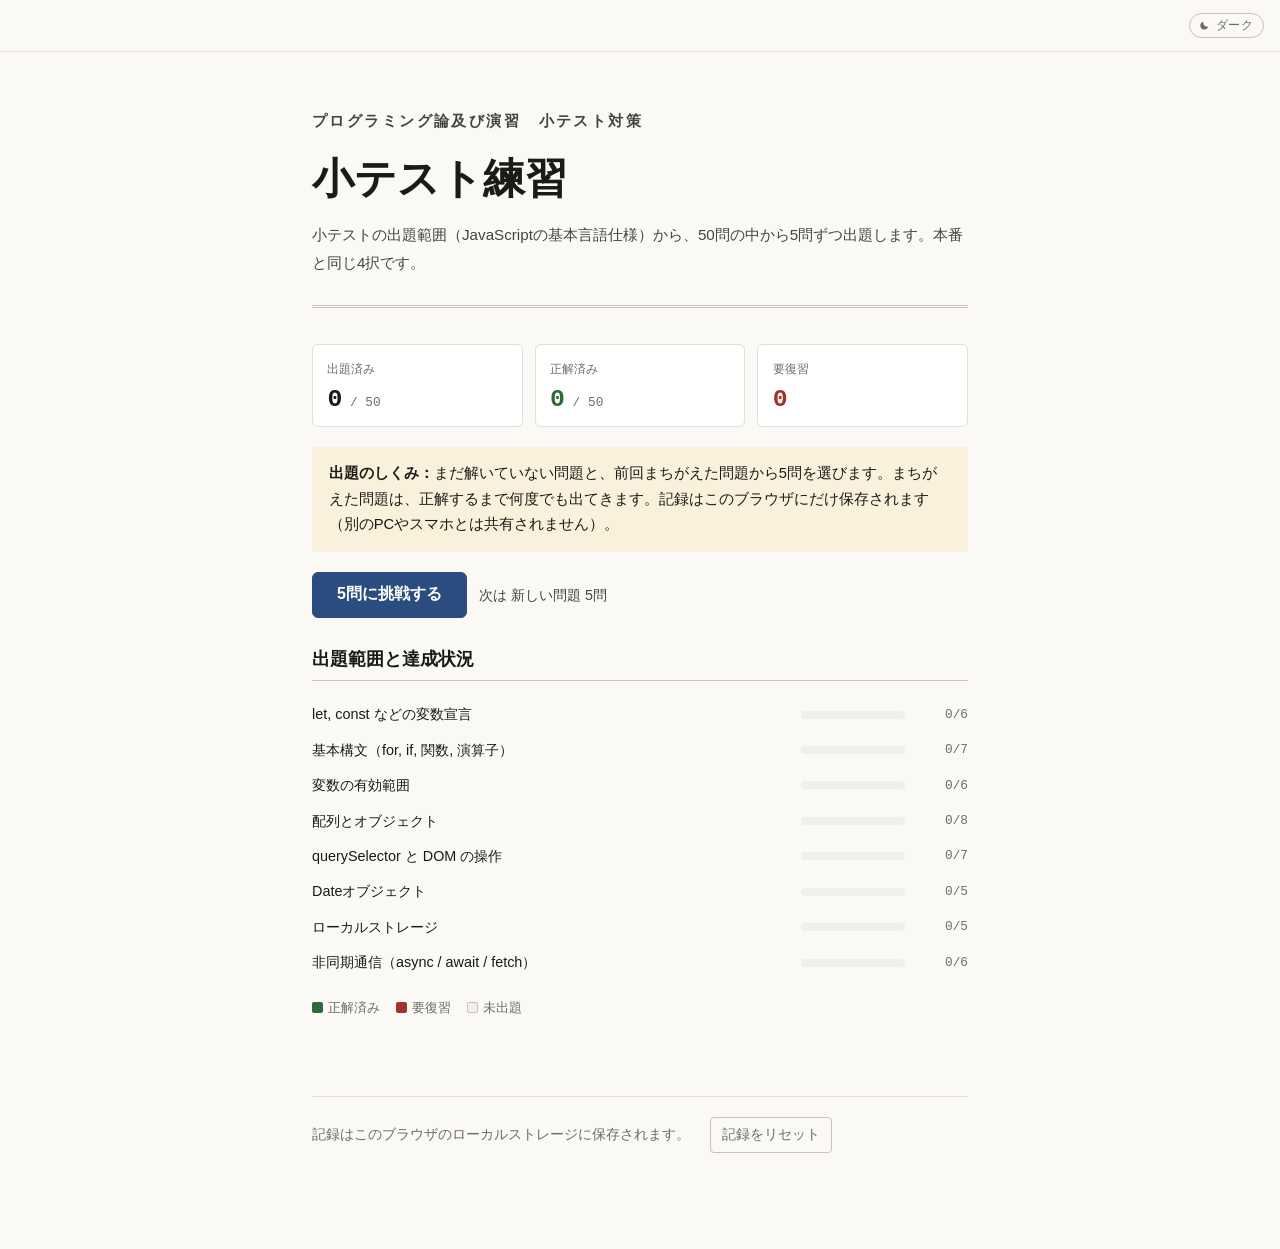
<file: quiz/index.html>
<!doctype html>
<html lang="ja">
<head>
<meta charset="utf-8">
<meta name="viewport" content="width=device-width, initial-scale=1">
<title>小テスト練習 | プログラミング論 2026</title>
<link rel="icon" href="../favicon.svg" type="image/svg+xml">
<link rel="icon" href="../favicon.png" sizes="32x32" type="image/png">

<script>
  // 授業資料と同じ "theme" キーを読む（同じサイト内なので設定が共有される）
  (function () {
    try {
      var t = localStorage.getItem("theme");
      if (t === "light" || t === "dark") {
        document.documentElement.setAttribute("data-theme", t);
      }
    } catch (e) { /* 読めなくても既定の配色で動く */ }
  })();
</script>

<style>
  /* 配色とフォントは授業資料（../index.html）と同じ値 */
  :root {
    --ground: #FAF9F6;
    --surface: #FFFFFF;
    --surface-alt: #F1EFE9;
    --code-bg: #23262B;
    --code-ink: #E6E9EE;
    --code-dim: #8B93A1;
    --ink: #1A1A18;
    --ink-mid: #45443F;
    --ink-soft: #6E6C64;
    --rule: #E2DFD6;
    --rule-strong: #C9C4B7;
    --accent: #2B4C7E;
    --accent-ink: #233E68;
    --accent-soft: #E6ECF5;
    --mark: #A8760A;
    --mark-soft: #FAF1DC;
    --ok: #2F6B3A;
    --ok-soft: #E3F0E3;
    --ng: #A3322B;
    --ng-soft: #F8E4E1;
    --shadow: 0 1px 2px rgba(26, 26, 24, .04), 0 12px 30px -18px rgba(26, 26, 24, .2);

    --font-display: "Hiragino Mincho ProN", "Yu Mincho", "YuMincho", "MS PMincho", serif;
    --font-ui: "Hiragino Kaku Gothic ProN", "Yu Gothic", "YuGothic", "Noto Sans JP", "Meiryo", sans-serif;
    --font-mono: ui-monospace, "SF Mono", "Menlo", "Consolas", "Roboto Mono", monospace;

    --nav-h: 3.25rem;
  }

  @media (prefers-color-scheme: dark) {
    :root:not([data-theme="light"]) {
      --ground: #191817;
      --surface: #212020;
      --surface-alt: #2A2927;
      --code-bg: #131518;
      --code-ink: #DDE2E8;
      --code-dim: #7A828F;
      --ink: #EDEBE6;
      --ink-mid: #BEBAB2;
      --ink-soft: #918C84;
      --rule: #333230;
      --rule-strong: #4A4844;
      --accent: #7BA3DC;
      --accent-ink: #97B8E8;
      --accent-soft: #1C2836;
      --mark: #E0A93F;
      --mark-soft: #322710;
      --ok: #7CC28A;
      --ok-soft: #18281B;
      --ng: #EC8A80;
      --ng-soft: #331B19;
      --shadow: 0 1px 2px rgba(0, 0, 0, .4), 0 12px 30px -18px rgba(0, 0, 0, .7);
    }
  }

  :root[data-theme="dark"] {
    --ground: #191817;
    --surface: #212020;
    --surface-alt: #2A2927;
    --code-bg: #131518;
    --code-ink: #DDE2E8;
    --code-dim: #7A828F;
    --ink: #EDEBE6;
    --ink-mid: #BEBAB2;
    --ink-soft: #918C84;
    --rule: #333230;
    --rule-strong: #4A4844;
    --accent: #7BA3DC;
    --accent-ink: #97B8E8;
    --accent-soft: #1C2836;
    --mark: #E0A93F;
    --mark-soft: #322710;
    --ok: #7CC28A;
    --ok-soft: #18281B;
    --ng: #EC8A80;
    --ng-soft: #331B19;
    --shadow: 0 1px 2px rgba(0, 0, 0, .4), 0 12px 30px -18px rgba(0, 0, 0, .7);
  }

  * { box-sizing: border-box; }

  body {
    background: var(--ground);
    color: var(--ink);
    font-family: var(--font-ui);
    font-size: 16px;
    line-height: 1.85;
    margin: 0;
    padding: 0 0 6rem;
    -webkit-font-smoothing: antialiased;
  }

  [hidden] { display: none !important; }

  /* ---------- nav ---------- */

  nav.jump {
    position: sticky;
    top: 0;
    z-index: 20;
    background: var(--ground);
    border-bottom: 1px solid var(--rule);
    height: var(--nav-h);
    display: flex;
    align-items: center;
    gap: .75rem;
    padding: 0 1rem;
  }

  .theme-toggle {
    flex: none;
    margin-left: auto;
    display: inline-flex;
    align-items: center;
    font-family: var(--font-mono);
    font-size: .72rem;
    letter-spacing: .04em;
    color: var(--ink-soft);
    background: var(--ground);
    border: 1px solid var(--rule-strong);
    border-radius: 999px;
    padding: .25rem .6rem;
    cursor: pointer;
    white-space: nowrap;
  }

  .theme-toggle:hover { color: var(--ink); background: var(--surface-alt); }
  .theme-toggle:focus-visible { outline: 2px solid var(--accent); outline-offset: 2px; }
  .theme-toggle > span { display: inline-flex; align-items: center; gap: .35rem; }
  .theme-toggle svg { width: .95em; height: .95em; flex: none; }
  .theme-toggle .to-light { display: none; }

  @media (prefers-color-scheme: dark) {
    :root:not([data-theme="light"]) .theme-toggle .to-dark  { display: none; }
    :root:not([data-theme="light"]) .theme-toggle .to-light { display: inline-flex; }
  }

  :root[data-theme="dark"] .theme-toggle .to-dark  { display: none; }
  :root[data-theme="dark"] .theme-toggle .to-light { display: inline-flex; }

  /* ---------- layout ---------- */

  .wrap {
    max-width: 44rem;
    margin: 0 auto;
    padding: 0 1.5rem;
  }

  .masthead {
    padding: 3.5rem 0 1.75rem;
    border-bottom: 3px double var(--rule-strong);
    display: flex;
    flex-direction: column;
    gap: .9rem;
  }

  .kicker {
    font-family: var(--font-mono);
    font-size: .74rem;
    letter-spacing: .16em;
    font-weight: 600;
    color: var(--accent-ink);
    margin: 0;
  }

  .masthead h1 {
    font-family: var(--font-display);
    font-size: clamp(1.9rem, 6vw, 2.6rem);
    font-weight: 600;
    line-height: 1.35;
    margin: 0;
  }

  .masthead p { margin: 0; color: var(--ink-mid); font-size: .95rem; }

  section.view {
    scroll-margin-top: calc(var(--nav-h) + .5rem);
    padding-top: 2.25rem;
    display: flex;
    flex-direction: column;
    gap: 1.25rem;
  }

  h2 {
    font-size: 1.12rem;
    font-weight: 700;
    line-height: 1.55;
    margin: .5rem 0 0;
    padding-bottom: .4rem;
    border-bottom: 1px solid var(--rule-strong);
  }

  p { margin: 0; }

  a { color: var(--accent-ink); text-underline-offset: .2em; }

  code {
    font-family: var(--font-mono);
    font-size: .87em;
    background: var(--surface-alt);
    padding: .1em .35em;
    border-radius: 3px;
    word-break: break-word;
  }

  .note {
    background: var(--accent-soft);
    border-radius: 4px;
    padding: .85rem 1.05rem;
    font-size: .92rem;
    line-height: 1.75;
  }

  .note.mark { background: var(--mark-soft); }

  /* ---------- 成績のまとめ ---------- */

  .stats {
    display: grid;
    grid-template-columns: repeat(3, 1fr);
    gap: .75rem;
  }

  .stat {
    background: var(--surface);
    border: 1px solid var(--rule);
    border-radius: 6px;
    padding: .8rem .9rem .7rem;
    display: flex;
    flex-direction: column;
    gap: .1rem;
  }

  .stat .label { font-size: .78rem; color: var(--ink-soft); }
  .stat .value { font-family: var(--font-mono); font-size: 1.55rem; font-weight: 600; line-height: 1.3; }
  .stat .value small { font-size: .8rem; color: var(--ink-soft); font-weight: 400; }
  .stat.review .value { color: var(--ng); }
  .stat.mastered .value { color: var(--ok); }

  .topics {
    list-style: none;
    margin: 0;
    padding: 0;
    display: flex;
    flex-direction: column;
    gap: .55rem;
  }

  .topics li {
    display: grid;
    grid-template-columns: 1fr 6.5rem 3.2rem;
    align-items: center;
    gap: .75rem;
    font-size: .9rem;
  }

  .bar {
    height: .5rem;
    background: var(--surface-alt);
    border-radius: 999px;
    overflow: hidden;
    display: flex;
  }

  .bar span { display: block; height: 100%; }
  .bar .ok { background: var(--ok); }
  .bar .ng { background: var(--ng); }

  .topics .count { font-family: var(--font-mono); font-size: .8rem; color: var(--ink-soft); text-align: right; }

  .legend { font-size: .8rem; color: var(--ink-soft); display: flex; gap: 1rem; flex-wrap: wrap; }
  .legend i { display: inline-block; width: .7rem; height: .7rem; border-radius: 2px; margin-right: .3rem; vertical-align: -.05rem; }

  /* ---------- ボタン ---------- */

  .actions { display: flex; flex-wrap: wrap; gap: .75rem; align-items: center; }

  button.primary, button.secondary {
    font-family: var(--font-ui);
    font-size: 1rem;
    font-weight: 700;
    border-radius: 6px;
    padding: .7rem 1.5rem;
    cursor: pointer;
    min-height: 2.9rem;
  }

  button.primary {
    color: #fff;
    background: var(--accent);
    border: 1px solid var(--accent);
  }

  :root[data-theme="dark"] button.primary { color: #111; }
  @media (prefers-color-scheme: dark) {
    :root:not([data-theme="light"]) button.primary { color: #111; }
  }

  button.primary:hover { filter: brightness(1.08); }
  button.primary:disabled { opacity: .45; cursor: not-allowed; filter: none; }

  button.secondary {
    color: var(--ink);
    background: var(--surface);
    border: 1px solid var(--rule-strong);
  }

  button.secondary:hover { background: var(--surface-alt); }

  button:focus-visible { outline: 2px solid var(--accent); outline-offset: 2px; }

  .plan { font-size: .9rem; color: var(--ink-mid); }

  /* ---------- 出題画面 ---------- */

  .q-head {
    display: flex;
    align-items: center;
    gap: .6rem;
    flex-wrap: wrap;
  }

  .progress {
    font-family: var(--font-mono);
    font-size: .8rem;
    letter-spacing: .08em;
    font-weight: 600;
    color: var(--accent-ink);
  }

  .tag {
    font-size: .75rem;
    border-radius: 999px;
    padding: .05rem .6rem;
    background: var(--surface-alt);
    color: var(--ink-mid);
  }

  .tag.review { background: var(--ng-soft); color: var(--ng); font-weight: 700; }
  .tag.new { background: var(--accent-soft); color: var(--accent-ink); font-weight: 700; }

  .question { font-size: 1.08rem; font-weight: 700; line-height: 1.75; }

  .code {
    background: var(--code-bg);
    border-radius: 5px;
    box-shadow: var(--shadow);
    overflow-x: auto;
  }

  .code pre {
    margin: 0;
    padding: .95rem 1.1rem;
    font-family: var(--font-mono);
    font-size: .86rem;
    line-height: 1.7;
    color: var(--code-ink);
    tab-size: 2;
  }

  .code pre code { background: none; padding: 0; font-size: inherit; color: inherit; word-break: normal; }

  .choices { display: flex; flex-direction: column; gap: .55rem; border: 0; margin: 0; padding: 0; }

  .choice {
    display: flex;
    align-items: flex-start;
    gap: .7rem;
    background: var(--surface);
    border: 1px solid var(--rule-strong);
    border-radius: 6px;
    padding: .7rem .9rem;
    cursor: pointer;
    line-height: 1.65;
  }

  .choice:hover { border-color: var(--ink-soft); }
  .choice:has(input:checked) { border-color: var(--accent); background: var(--accent-soft); }
  .choice:has(input:focus-visible) { outline: 2px solid var(--accent); outline-offset: 2px; }

  .choice input { margin: .35rem 0 0; flex: none; accent-color: var(--accent); }
  .choice .letter { font-family: var(--font-mono); font-weight: 600; color: var(--ink-soft); flex: none; }
  .choice .text { flex: 1; min-width: 0; overflow-wrap: anywhere; }
  .choice.mono .text { font-family: var(--font-mono); font-size: .9rem; }
  .choice.mono .text code { background: none; padding: 0; font-size: inherit; }

  .choices.locked .choice { cursor: default; }
  .choices.locked .choice:hover { border-color: var(--rule-strong); }
  .choice.is-correct { border-color: var(--ok) !important; background: var(--ok-soft) !important; }
  .choice.is-wrong { border-color: var(--ng) !important; background: var(--ng-soft) !important; }

  .feedback {
    border-radius: 6px;
    padding: .9rem 1.05rem;
    display: flex;
    flex-direction: column;
    gap: .45rem;
    font-size: .95rem;
    line-height: 1.8;
  }

  .feedback.ok { background: var(--ok-soft); }
  .feedback.ng { background: var(--ng-soft); }
  .feedback .verdict { font-weight: 700; font-size: 1.05rem; }
  .feedback.ok .verdict { color: var(--ok); }
  .feedback.ng .verdict { color: var(--ng); }
  .feedback .hint { font-size: .85rem; color: var(--ink-soft); }

  /* ---------- 結果画面 ---------- */

  .score {
    font-family: var(--font-display);
    font-size: clamp(2rem, 8vw, 2.8rem);
    font-weight: 600;
    line-height: 1.3;
  }

  .score small { font-family: var(--font-ui); font-size: 1rem; color: var(--ink-soft); font-weight: 400; margin-left: .4rem; }

  .review-list {
    list-style: none;
    margin: 0;
    padding: 0;
    display: flex;
    flex-direction: column;
    gap: .5rem;
  }

  .review-list li {
    display: grid;
    grid-template-columns: 1.6rem 1fr;
    gap: .5rem;
    background: var(--surface);
    border: 1px solid var(--rule);
    border-radius: 6px;
    padding: .6rem .8rem;
    font-size: .92rem;
    line-height: 1.7;
  }

  .review-list .mark-ok { color: var(--ok); font-weight: 700; }
  .review-list .mark-ng { color: var(--ng); font-weight: 700; }
  .review-list .topic { display: block; font-size: .78rem; color: var(--ink-soft); }

  .history { font-size: .85rem; color: var(--ink-soft); }

  footer.foot {
    margin-top: 3.5rem;
    padding-top: 1.25rem;
    border-top: 1px solid var(--rule);
    display: flex;
    flex-wrap: wrap;
    gap: .75rem 1.25rem;
    align-items: center;
    font-size: .85rem;
    color: var(--ink-soft);
  }

  button.link {
    font: inherit;
    color: var(--ink-soft);
    background: none;
    border: 1px solid var(--rule-strong);
    border-radius: 4px;
    padding: .3rem .7rem;
    cursor: pointer;
  }

  button.link:hover { color: var(--ink); }
  button.link.armed { color: var(--ng); border-color: var(--ng); font-weight: 700; }

  @media (max-width: 34rem) {
    body { font-size: 15.5px; }
    .wrap { padding: 0 1rem; }
    .masthead { padding-top: 2.25rem; }
    .stats { gap: .5rem; }
    .stat { padding: .65rem .7rem .55rem; }
    .stat .value { font-size: 1.3rem; }
    .topics li { grid-template-columns: 1fr 4.5rem 2.8rem; gap: .5rem; }
    .actions button { flex: 1 1 100%; }
  }
</style>
</head>
<body>

<nav class="jump">
  <button class="theme-toggle" type="button" data-theme-toggle>
    <span class="to-dark"><svg viewBox="0 0 16 16" fill="currentColor" aria-hidden="true"><path d="M13.4 9.6A5.8 5.8 0 0 1 6.4 2.6 5.8 5.8 0 1 0 13.4 9.6Z"/></svg>ダーク</span>
    <span class="to-light"><svg viewBox="0 0 16 16" fill="none" stroke="currentColor" stroke-width="1.5" stroke-linecap="round" aria-hidden="true"><circle cx="8" cy="8" r="3"/><path d="M8 1v1.6M8 13.4V15M15 8h-1.6M2.6 8H1M12.9 3.1l-1.1 1.1M4.2 11.8l-1.1 1.1M12.9 12.9l-1.1-1.1M4.2 4.2 3.1 3.1"/></svg>ライト</span>
  </button>
</nav>

<div class="wrap">

  <header class="masthead">
    <p class="kicker">プログラミング論及び演習　小テスト対策</p>
    <h1>小テスト練習</h1>
    <p>小テストの出題範囲（JavaScriptの基本言語仕様）から、50問の中から5問ずつ出題します。本番と同じ4択です。</p>
  </header>

  <!-- ========== ホーム ========== -->
  <section class="view" id="home">
    <div class="stats">
      <div class="stat"><span class="label">出題済み</span><span class="value" id="statSeen"></span></div>
      <div class="stat mastered"><span class="label">正解済み</span><span class="value" id="statOk"></span></div>
      <div class="stat review"><span class="label">要復習</span><span class="value" id="statNg"></span></div>
    </div>

    <div class="note mark">
      <strong>出題のしくみ：</strong>まだ解いていない問題と、前回まちがえた問題から5問を選びます。まちがえた問題は、正解するまで何度でも出てきます。記録はこのブラウザにだけ保存されます（別のPCやスマホとは共有されません）。
    </div>

    <div class="actions">
      <button class="primary" type="button" id="startBtn">5問に挑戦する</button>
      <span class="plan" id="planText"></span>
    </div>

    <h2>出題範囲と達成状況</h2>
    <ul class="topics" id="topicList"></ul>
    <p class="legend">
      <span><i style="background: var(--ok)"></i>正解済み</span>
      <span><i style="background: var(--ng)"></i>要復習</span>
      <span><i style="background: var(--surface-alt); border: 1px solid var(--rule-strong)"></i>未出題</span>
    </p>
    <p class="history" id="historyText"></p>
  </section>

  <!-- ========== 出題 ========== -->
  <section class="view" id="play" hidden>
    <div class="q-head">
      <span class="progress" id="progress"></span>
      <span class="tag" id="topicTag"></span>
      <span class="tag" id="kindTag"></span>
    </div>
    <p class="question" id="question"></p>
    <div class="code" id="codeBox" hidden><pre><code id="code"></code></pre></div>
    <fieldset class="choices" id="choices"></fieldset>
    <div class="feedback" id="feedback" hidden></div>
    <div class="actions">
      <button class="primary" type="button" id="answerBtn" disabled>回答する</button>
      <button class="primary" type="button" id="nextBtn" hidden>次の問題へ</button>
    </div>
  </section>

  <!-- ========== 結果 ========== -->
  <section class="view" id="result" hidden>
    <h2>結果</h2>
    <p class="score" id="score"></p>
    <ul class="review-list" id="reviewList"></ul>
    <div class="actions">
      <button class="primary" type="button" id="againBtn">次の5問に挑戦する</button>
      <button class="secondary" type="button" id="homeBtn">達成状況を見る</button>
    </div>
  </section>

  <footer class="foot">
    <span id="storageNote">記録はこのブラウザのローカルストレージに保存されます。</span>
    <button class="link" type="button" id="resetBtn">記録をリセット</button>
  </footer>
</div>

<script>
"use strict";

// =====================================================================
//  問題データ（オブジェクトの配列）
//    id       : 記録に使う名前。並べ替えても記録がずれないよう番号ではなく名前にする
//    topic    : 出題範囲（下の TOPICS のキー）
//    question : 問題文。`…` で囲んだ部分はコードとして表示
//    code     : コード（無ければ省略）
//    choices  : 選択肢。表示するときに順番をシャッフルする
//    mono     : true なら選択肢全体をコードの書体で表示
//    answer   : choices の何番目が正解か（0から数える）
//    explain  : 解説
// =====================================================================

const TOPICS = {
  var:     "let, const などの変数宣言",
  syntax:  "基本構文（for, if, 関数, 演算子）",
  scope:   "変数の有効範囲",
  data:    "配列とオブジェクト",
  dom:     "querySelector と DOM の操作",
  date:    "Dateオブジェクト",
  storage: "ローカルストレージ",
  async:   "非同期通信（async / await / fetch）"
};

const QUESTIONS = [
  // ---------------- 変数宣言 ----------------
  {
    id: "var-const-reassign",
    topic: "var",
    question: "次のコードを実行するとどうなりますか。",
    code: `"use strict";
const x = 5;
x = 10;
console.log(x);`,
    choices: ["10 と表示される", "5 と表示される", "エラーになる", "undefined と表示される"],
    answer: 2,
    explain: "`const` で宣言した変数には再代入できません。3行目で TypeError（Assignment to constant variable）が発生し、`console.log` まで到達しません。値を変えたい変数は `let` で宣言します。"
  },
  {
    id: "var-let-rule",
    topic: "var",
    question: "後で `count++` で値を増やしていく変数 `count` の宣言として最も適切なものはどれですか。",
    choices: ["let count = 0;", "const count = 0;", "int count = 0;", "count := 0;"],
    mono: true,
    answer: 0,
    explain: "`count++` も再代入の一種なので `let` で宣言します。`const` で宣言すると `count++` の行でエラーになります。まず `const` で書き、再代入が必要になったものだけ `let` に変えると、値が変わる変数が一目でわかります。`int` は型を宣言する言語（C言語など）の書き方で、JavaScriptでは使いません。"
  },
  {
    id: "var-let-twice",
    topic: "var",
    question: "次のコードを実行するとどうなりますか。",
    code: `"use strict";
let a = 1;
let a = 2;
console.log(a);`,
    choices: ["2 と表示される", "1 と表示される", "1 と 2 が順に表示される", "エラーになる"],
    answer: 3,
    explain: "同じ範囲で同じ名前の変数を `let` で2回宣言することはできません（SyntaxError）。値を変えたいときは2回目の `let` を取って `a = 2;` と書きます。"
  },
  {
    id: "var-const-push",
    topic: "var",
    question: "次のコードを実行するとどうなりますか。",
    code: `"use strict";
const list = [1, 2];
list.push(3);
console.log(list);`,
    choices: ["[1, 2, 3] と表示される", "[1, 2] と表示される", "const の配列は変更できないのでエラーになる", "3 と表示される"],
    answer: 0,
    explain: "`const` が禁止するのは、変数に別の値を入れ直すこと（`list = [5, 6];` など）です。配列の中身を `push()` で増やすのは再代入ではないので、問題なく実行できます。"
  },
  {
    id: "var-template-literal",
    topic: "var",
    question: "変数 `name` に `\"花子\"` が入っているとき、「こんにちは花子さん」と表示されるものはどれですか。",
    choices: [
      "console.log(`こんにちは${name}さん`);",
      "console.log(\"こんにちは${name}さん\");",
      "console.log('こんにちは${name}さん');",
      "console.log(こんにちは + name + さん);"
    ],
    mono: true,
    answer: 0,
    explain: "バッククォートで囲んだ文字列（テンプレートリテラル）の中だけ、`${ }` の部分が変数の値に置き換わります。ダブルクォートやシングルクォートで囲むと `${name}` がそのまま文字として表示されます。4つ目は「こんにちは」「さん」が引用符で囲まれていないためエラーです。"
  },
  {
    id: "var-strict-undeclared",
    topic: "var",
    question: "次のコードを実行するとどうなりますか。",
    code: `"use strict";
total = 100;
console.log(total);`,
    choices: ["100 と表示される", "エラーになる", "undefined と表示される", "0 と表示される"],
    answer: 1,
    explain: "`\"use strict\";`（厳格モード）では、`let` や `const` で宣言していない変数に代入するとエラー（ReferenceError: total is not defined）になります。宣言し忘れや変数名の打ち間違いにすぐ気づけるのが厳格モードの利点です。"
  },

  // ---------------- 基本構文・演算子 ----------------
  {
    id: "syntax-string-plus",
    topic: "syntax",
    question: "次のコードを実行したときの表示はどれですか。",
    code: `"use strict";
const a = "5";
const b = 3;
console.log(a + b);`,
    choices: ["8", "53", "エラーになる", "NaN"],
    answer: 1,
    explain: "`+` は、どちらかが文字列だと文字列の連結になります。`\"5\"` は文字列なので `\"5\" + 3` は `\"53\"` です。数値として足したいときは `Number(a) + b` のように変換します。"
  },
  {
    id: "syntax-strict-equal",
    topic: "syntax",
    question: "次の式のうち、結果が `true` になるものはどれですか。",
    choices: ["\"0\" === 0", "Number(\"0\") === 0", "5 !== 5", "\"abc\" === \"ABC\""],
    mono: true,
    answer: 1,
    explain: "`===` は型も含めて比較します。`\"0\"`（文字列）と `0`（数値）は型が違うので `false` です。`Number()` で数値に変換してから比べると `true` になります。入力欄やラジオボタンから取り出した値は文字列なので、数値と比べるときはこの変換が必要です。"
  },
  {
    id: "syntax-for-sum",
    topic: "syntax",
    question: "次のコードを実行したときの表示はどれですか。",
    code: `"use strict";
let sum = 0;
for (let i = 1; i <= 5; i++) {
  sum += i;
}
console.log(sum);`,
    choices: ["15", "10", "5", "14"],
    answer: 0,
    explain: "`i` が 1, 2, 3, 4, 5 の5回繰り返し、`sum` に順に足していきます。1+2+3+4+5 = 15 です。条件が `i < 5` なら 5 を含まないので 10 になります。"
  },
  {
    id: "syntax-else-if",
    topic: "syntax",
    question: "次のコードを実行したときの表示はどれですか。",
    code: `"use strict";
const hour = 15;
let msg = "";
if (hour < 12) {
  msg = "午前";
} else if (hour < 18) {
  msg = "午後";
} else {
  msg = "夜";
}
console.log(msg);`,
    choices: ["午前", "午後", "夜", "午後夜"],
    answer: 1,
    explain: "上から順に条件を調べ、最初に当てはまったブロックだけが実行されます。`15 < 12` は偽、`15 < 18` は真なので「午後」です。そこで終わるので `else` は実行されません。"
  },
  {
    id: "syntax-logical",
    topic: "syntax",
    question: "次のコードを実行したときの表示はどれですか。",
    code: `"use strict";
const score = 20;
if (score >= 5 && score <= 15) {
  console.log("A");
} else if (score > 15 || score < 0) {
  console.log("B");
} else {
  console.log("C");
}`,
    choices: ["A", "B", "C", "A と B"],
    answer: 1,
    explain: "`&&` は「かつ」です。`20 >= 5` は真でも `20 <= 15` が偽なので、全体は偽になります。`||` は「または」なので、`20 > 15` が真であれば全体が真になり、B が表示されます。"
  },
  {
    id: "syntax-function-return",
    topic: "syntax",
    question: "次のコードを実行したときの表示はどれですか。",
    code: `"use strict";
function add(a, b) {
  return a + b;
}
const result = add(2, 3) * 2;
console.log(result);`,
    choices: ["10", "8", "7", "エラーになる"],
    answer: 0,
    explain: "`add(2, 3)` は `return` で 5 を返します。関数の呼び出しはその戻り値に置き換わると考えると、`5 * 2` で 10 です。"
  },
  {
    id: "syntax-no-return",
    topic: "syntax",
    question: "次のコードの最後の行で表示されるものはどれですか。",
    code: `"use strict";
function greet(name) {
  console.log("こんにちは " + name);
}
const r = greet("花子");
console.log(r);`,
    choices: ["こんにちは 花子", "undefined", "花子", "null"],
    answer: 1,
    explain: "`greet` の中には `return` がありません。`return` で値を返さない関数の戻り値は `undefined` です。「こんにちは 花子」は関数の中の `console.log` が先に表示しますが、`r` には入りません。"
  },

  // ---------------- 変数の有効範囲 ----------------
  {
    id: "scope-block",
    topic: "scope",
    question: "次のコードを実行するとどうなりますか。",
    code: `"use strict";
if (true) {
  let msg = "こんにちは";
}
console.log(msg);`,
    choices: ["こんにちは と表示される", "undefined と表示される", "エラーになる", "何も表示されない（空文字）"],
    answer: 2,
    explain: "`let` と `const` で宣言した変数は、宣言した `{ }`（ブロック）の中でだけ有効です。ブロックの外から `msg` は見えないので ReferenceError になります。外でも使いたいなら、ブロックの外で宣言します。"
  },
  {
    id: "scope-local",
    topic: "scope",
    question: "次のコードを実行するとどうなりますか。",
    code: `"use strict";
function setup() {
  const x = 10;
}
setup();
console.log(x);`,
    choices: ["10 と表示される", "undefined と表示される", "エラーになる", "0 と表示される"],
    answer: 2,
    explain: "関数の中で宣言した変数はローカル変数で、その関数の中でしか使えません。値を外で使いたいときは、関数の中で `return x;` と返し、`const x = setup();` のように受け取ります。"
  },
  {
    id: "scope-global",
    topic: "scope",
    question: "次のコードを実行したときの表示はどれですか。",
    code: `"use strict";
let count = 0;
function countUp() {
  count++;
}
countUp();
countUp();
console.log(count);`,
    choices: ["0", "1", "2", "エラーになる"],
    answer: 2,
    explain: "`count` は関数の外で宣言したグローバル変数なので、関数の中から読み書きできます。2回呼んだので 2 です。クリックのたびに点数を数えるときなども、この形で値を覚えておきます。"
  },
  {
    id: "scope-shadow",
    topic: "scope",
    question: "次のコードを実行したとき、表示される順番はどれですか。",
    code: `"use strict";
const x = 1;
function show() {
  const x = 2;
  console.log(x);
}
show();
console.log(x);`,
    choices: ["2 → 1", "2 → 2", "1 → 1", "エラーになる"],
    answer: 0,
    explain: "関数の中の `const x = 2` は、外の `x` とは別のローカル変数です。関数の中では内側の `x`（2）が使われ、外の `x`（1）は変わりません。読み違えやすいので、実際には別の名前を付けるほうが安全です。"
  },
  {
    id: "scope-for-let",
    topic: "scope",
    question: "次のコードの最後の行（`console.log(i)`）はどうなりますか。",
    code: `"use strict";
for (let i = 0; i < 3; i++) {
  console.log(i);
}
console.log(i);`,
    choices: ["3 と表示される", "2 と表示される", "エラーになる", "undefined と表示される"],
    answer: 2,
    explain: "`for (let i = 0; ...)` の `i` は、その `for` 文の中だけで有効です。ループが終わった後に `i` を参照すると ReferenceError になります。"
  },
  {
    id: "scope-omikuji",
    topic: "scope",
    question: "ボタンを押すとおみくじの結果を表示するプログラムで、抽選する行をクリック処理の外に書きました。ボタンを何度も押すとどうなりますか。",
    code: `const results = ["大吉", "中吉", "小吉", "吉", "凶"];
const index = Math.floor(Math.random() * results.length);

btn.addEventListener("click", function () {
  resultEl.textContent = results[index];
});`,
    choices: ["押すたびに違う結果が出る", "何度押しても同じ結果が出る", "エラーになり何も表示されない", "必ず「大吉」になる"],
    answer: 1,
    explain: "関数の外の行は、ページを開いたときに1回だけ実行されます。`index` はそのとき一度決まったきりなので、何度押しても同じ結果です。毎回変わってほしい処理は、イベントの関数の中に書きます。"
  },

  // ---------------- 配列とオブジェクト ----------------
  {
    id: "data-last-index",
    topic: "data",
    question: "`const list = [\"大吉\", \"中吉\", \"小吉\", \"吉\", \"凶\"];` のとき、最後の要素「凶」を取り出す式はどれですか。",
    choices: ["list[list.length - 1]", "list[list.length]", "list[5]", "list.length"],
    mono: true,
    answer: 0,
    explain: "要素は5個（`list.length` は 5）で、インデックスは 0〜4 です。最後の要素は `list.length - 1` 番目です。`list[5]` や `list[list.length]` は存在しない位置なので `undefined` になります。"
  },
  {
    id: "data-object-access",
    topic: "data",
    question: "次のオブジェクトから「夏目漱石」を取り出せないものはどれですか。",
    code: `const book = {
  title:  "こころ",
  author: "夏目漱石",
  year:   1914
};`,
    choices: ["book.author", "book[\"author\"]", "book[1]", "const key = \"author\"; book[key]"],
    mono: true,
    answer: 2,
    explain: "オブジェクトの値は番号ではなくプロパティ名で取り出します。`book.author` と `book[\"author\"]` は同じ意味で、角括弧の中には変数も使えます。`book[1]` は「1」という名前のプロパティを探すので `undefined` です。"
  },
  {
    id: "data-array-of-objects",
    topic: "data",
    question: "次のデータから「青」を取り出す式はどれですか。",
    code: `const members = [
  { name: "花子", color: "赤" },
  { name: "桜",   color: "青" },
  { name: "葵",   color: "白" }
];`,
    choices: ["members[1].color", "members[2].color", "members.color[1]", "members[\"青\"]"],
    mono: true,
    answer: 0,
    explain: "まず `members[1]` で2番目のオブジェクト `{ name: \"桜\", color: \"青\" }` を取り出し、その `.color` を読みます。配列は番号で、オブジェクトは名前で取り出す、の組み合わせです。"
  },
  {
    id: "data-push-pop",
    topic: "data",
    question: "次のコードを実行したときの表示はどれですか。",
    code: `"use strict";
const history = ["q1", "q3"];
history.push("q4");
const s = history.pop();
console.log(s, history.length);`,
    choices: ["q4 2", "q1 2", "q4 3", "q3 2"],
    mono: true,
    answer: 0,
    explain: "`push()` は配列の末尾に追加し（`[\"q1\", \"q3\", \"q4\"]`）、`pop()` は末尾の要素を取り除いて返します。`s` は \"q4\"、残りは2個です。このように「積んで、最後に積んだものから取り出す」構造をスタックと呼び、「一つ前に戻る」機能などに使います。"
  },
  {
    id: "data-json-format",
    topic: "data",
    question: "JSONとして正しい書き方はどれですか。",
    choices: [
      "{\"name\": \"花子\", \"age\": 20}",
      "{name: \"花子\", age: 20}",
      "{'name': '花子', 'age': 20}",
      "{\"name\": \"花子\", \"age\": 20,}"
    ],
    mono: true,
    answer: 0,
    explain: "JSONではキーを必ずダブルクォートで囲みます。キーのクォートを省略する書き方（2つ目）はJavaScriptのオブジェクトなら書けますが、JSONでは不可です。シングルクォート（3つ目）や末尾のカンマ（4つ目）も許されません。"
  },
  {
    id: "data-map",
    topic: "data",
    question: "次のコードを実行したときの表示はどれですか。",
    code: `"use strict";
const nums = [1, 2, 3];
const doubled = nums.map(function (n) {
  return n * 2;
});
console.log(doubled);`,
    choices: ["[2, 4, 6]", "[1, 2, 3]", "12", "6"],
    mono: true,
    answer: 0,
    explain: "`map()` は配列の各要素に関数を適用し、戻り値を集めた新しい配列を作ります。元の `nums` は変わりません。データの配列を、画面に表示するHTMLの文字列の配列に変換するときによく使います。"
  },
  {
    id: "data-random-index",
    topic: "data",
    question: "`const list = [\"大吉\", \"中吉\", \"小吉\", \"吉\", \"凶\"];` のとき、`Math.floor(Math.random() * list.length)` が取りうる値はどれですか。",
    choices: ["0, 1, 2, 3, 4 のいずれか", "1, 2, 3, 4, 5 のいずれか", "0 以上 5 以下の小数", "0, 1, 2, 3, 4, 5 のいずれか"],
    answer: 0,
    explain: "`Math.random()` は 0 以上 1 未満の小数を返します。5 を掛けると 0 以上 5 未満、`Math.floor()` で切り捨てると 0〜4 の整数になり、ちょうど配列のインデックスの範囲になります。"
  },
  {
    id: "data-janken",
    topic: "data",
    question: "じゃんけんのルールをデータで表しました。最後の行の表示はどれですか。",
    code: `const hands = [
  { name: "グー",   beats: 1 },
  { name: "チョキ", beats: 2 },
  { name: "パー",   beats: 0 }
];
function judge(my, cpu) {
  if (my === cpu) return "引き分け";
  if (hands[my].beats === cpu) return "勝ち";
  return "負け";
}
console.log(judge(2, 1));`,
    choices: ["勝ち", "負け", "引き分け", "エラーになる"],
    answer: 1,
    explain: "`my` は 2（パー）、`cpu` は 1（チョキ）です。`hands[2].beats` は 0 で、`cpu` の 1 と一致しないので「負け」です。パーはチョキに負けるので、ルール通りの結果です。"
  },

  // ---------------- DOM の操作 ----------------
  {
    id: "dom-selector-id",
    topic: "dom",
    question: "`document.querySelector(\"#result\")` が取得するものはどれですか。",
    choices: ["id=\"result\" の要素", "class=\"result\" の要素", "<result> というタグの要素", "name=\"result\" の入力欄"],
    answer: 0,
    explain: "`querySelector()` にはCSSと同じセレクタを書きます。`#` は id、`.` は class を表します。`#` も `.` も付けずに `\"result\"` と書くと、`<result>` というタグを探してしまいます。"
  },
  {
    id: "dom-selector-first",
    topic: "dom",
    question: "次のHTMLで、`document.querySelector(\".item\").textContent` の値はどれですか。",
    code: `<p class="item">りんご</p>
<p class="item">みかん</p>
<p class="item">ぶどう</p>`,
    choices: ["りんご", "ぶどう", "りんごみかんぶどう", "エラーになる"],
    answer: 0,
    explain: "`querySelector()` は、条件に合う要素のうち最初の1つだけを返します。条件に合う要素をすべて取得したいときは `querySelectorAll()` を使います。"
  },
  {
    id: "dom-textcontent",
    topic: "dom",
    question: "`el.textContent = \"<b>太字</b>\";` を実行すると、画面にはどう表示されますか。",
    choices: ["<b>太字</b> と、タグも文字のまま表示される", "「太字」が太字で表示される", "何も表示されない", "エラーになる"],
    answer: 0,
    explain: "`textContent` は値をただの文字として入れるので、タグもそのまま表示されます。HTMLとして解釈させたいときは `innerHTML` を使います。文字を入れるだけなら、意図しないタグが解釈されない `textContent` を使うほうが安全です。"
  },
  {
    id: "dom-addeventlistener",
    topic: "dom",
    question: "ボタン `btn` がクリックされたときに関数 `show` を実行する書き方として正しいものはどれですか。",
    choices: [
      "btn.addEventListener(\"click\", show);",
      "btn.addEventListener(\"click\", show());",
      "btn.addEventListener(\"onclick\", show);",
      "btn.addEventListener(show, \"click\");"
    ],
    mono: true,
    answer: 0,
    explain: "第2引数には関数そのもの（`show`）を渡します。`show()` と括弧を付けると、登録した瞬間に一度実行され、その戻り値が渡されてしまいます。イベント名は `\"click\"` で、`\"onclick\"` ではありません。"
  },
  {
    id: "dom-input-string",
    topic: "dom",
    question: "入力欄に 20 と入力してから次のコードを実行しました。表示はどれですか。",
    code: `<input id="age">
<script>
  "use strict";
  const v = document.querySelector("#age").value;
  console.log(v === 20);
<\/script>`,
    choices: ["true", "false", "20", "エラーになる"],
    answer: 1,
    explain: "入力欄の `value` は、数字に見えても常に文字列（`\"20\"`）です。`\"20\" === 20` は型が違うので `false` になります。`Number(v) === 20` のように変換してから比べます。"
  },
  {
    id: "dom-null",
    topic: "dom",
    question: "次のコードを実行するとどうなりますか。",
    code: `<p id="result"></p>
<script>
  "use strict";
  const el = document.querySelector("#reslt");
  el.textContent = "OK";
<\/script>`,
    choices: ["段落に OK と表示される", "エラーになる", "ページの先頭に OK と表示される", "何も起きず、エラーも出ない"],
    answer: 1,
    explain: "`#reslt` はつづりの間違いで、該当する要素がありません。見つからないとき `querySelector()` は `null` を返し、`null` の `textContent` に代入しようとして TypeError（Cannot set properties of null）になります。このエラーが出たら、まずセレクタのつづりを疑いましょう。"
  },
  {
    id: "dom-script-position",
    topic: "dom",
    question: "DOMを操作する `<script>` を `</body>` の直前に置く理由として正しいものはどれですか。",
    choices: [
      "HTMLの要素が読み込まれた後で実行しないと、querySelector() が要素を見つけられないから",
      "<head> の中にはJavaScriptを書くことができないから",
      "</body> の直前に置くと計算が速くなるから",
      "\"use strict\" が </body> の直前でしか有効にならないから"
    ],
    answer: 0,
    explain: "ブラウザはHTMLを上から順に読み込みます。`<head>` の中のスクリプトが実行される時点では、まだ `<body>` の要素が作られていないため、`querySelector()` が `null` を返してしまいます。"
  },

  // ---------------- Dateオブジェクト ----------------
  {
    id: "date-getmonth",
    topic: "date",
    question: "11月20日に `new Date().getMonth()` を実行したときの値はどれですか。",
    choices: ["10", "11", "12", "20"],
    answer: 0,
    explain: "`getMonth()` は月を 0〜11 で返します（1月が 0）。画面に表示するときは `getMonth() + 1` とします。"
  },
  {
    id: "date-getdate-gethours",
    topic: "date",
    question: "2026年11月20日（金）の午後3時5分に次のコードを実行しました。表示はどれですか。",
    code: `const now = new Date();
console.log(now.getDate(), now.getHours());`,
    choices: ["20 15", "5 15", "20 3", "金 15"],
    mono: true,
    answer: 0,
    explain: "`getDate()` は日（1〜31）、`getHours()` は時（0〜23）を返します。午後3時は 15 です。曜日を数値で返す `getDay()`（日曜が 0、金曜は 5）と混同しないようにしましょう。"
  },
  {
    id: "date-getfullyear",
    topic: "date",
    question: "`const now = new Date();` のとき、現在の年を「2026」のように4桁で得るものはどれですか。",
    choices: ["now.getFullYear()", "now.getYear()", "now.getDate()", "now.getDay()"],
    mono: true,
    answer: 0,
    explain: "年は `getFullYear()` で取得します。`getDate()` は日、`getDay()` は曜日（0〜6）です。`getYear()` は古い仕様の名残で、2026年なら 126 のような値を返すため使いません。"
  },
  {
    id: "date-outside-function",
    topic: "date",
    question: "時計を作るために次のように書きました。1秒ごとに `showTime` を呼んでいるのに、表示が変わりません。原因はどれですか。",
    code: `const now = new Date();
function showTime() {
  clockEl.textContent =
    \`\${now.getHours()}時\${now.getMinutes()}分\${now.getSeconds()}秒\`;
}
setInterval(showTime, 1000);`,
    choices: [
      "new Date() が関数の外にあり、ページを開いたときの時刻のまま変わらないから",
      "setInterval の 1000 は 1000秒を意味するから",
      "getSeconds() は1分ごとにしか値が変わらないから",
      "textContent では数字を表示できないから"
    ],
    answer: 0,
    explain: "`new Date()` は「実行した瞬間」の日時を持つオブジェクトを作ります。関数の外で一度だけ作ると、何度表示し直しても同じ時刻のままです。毎回計算し直したいものは関数の中に書きます。`setInterval` の時間はミリ秒単位で、1000 は1秒です。"
  },
  {
    id: "date-setinterval",
    topic: "date",
    question: "関数 `showTime` を1秒ごとに繰り返し実行する書き方として正しいものはどれですか。",
    choices: ["setInterval(showTime, 1000);", "setInterval(showTime(), 1000);", "setInterval(showTime, 1);", "setTimeout(showTime, 1000);"],
    mono: true,
    answer: 0,
    explain: "時間はミリ秒で指定するので、1秒は 1000 です。関数は括弧を付けずに渡します（`showTime()` だと1回実行した結果を渡してしまう）。`setTimeout` は指定した時間の後に1回だけ実行する関数です。"
  },

  // ---------------- ローカルストレージ ----------------
  {
    id: "storage-persist",
    topic: "storage",
    question: "`localStorage` の説明として正しいものはどれですか。",
    choices: [
      "ブラウザを閉じても、削除しない限りデータが残る",
      "タブを閉じるとデータが消える",
      "保存したデータは、同じサイトを見ている他の人のブラウザにも共有される",
      "数値や配列を、型を保ったままそのまま保存できる"
    ],
    answer: 0,
    explain: "`localStorage` はオリジン（ドメインとポートの組み合わせ）ごとにブラウザの中へデータを保存し、明示的に削除しない限り残ります。タブを閉じると消えるのは `sessionStorage` です。保存先は各自のブラウザなので他の人とは共有されず、保存できるのは文字列だけです。"
  },
  {
    id: "storage-object-object",
    topic: "storage",
    question: "次のコードを実行したときの表示はどれですか。",
    code: `"use strict";
const score = { name: "花子", point: 8 };
localStorage.setItem("score", score);
console.log(localStorage.getItem("score"));`,
    choices: ["{ name: \"花子\", point: 8 }", "[object Object]", "8", "null"],
    mono: true,
    answer: 1,
    explain: "`localStorage` は文字列しか保存できません。オブジェクトをそのまま渡すと文字列に変換されて「[object Object]」になり、中身が失われます。保存するときは `JSON.stringify(score)` で文字列にし、読み出すときは `JSON.parse()` で戻します。"
  },
  {
    id: "storage-nullish",
    topic: "storage",
    question: "次のコードで `?? \"[]\"` を付けている理由はどれですか。",
    code: `const saved = JSON.parse(localStorage.getItem("log") ?? "[]");`,
    choices: [
      "まだ何も保存されていないとき getItem() が null を返すので、空の配列から始めるため",
      "保存できる容量が足りないときに、古いデータを消すため",
      "JSON.parse() は配列しか読み込めないため",
      "保存されたデータを必ず空にしてから読み込むため"
    ],
    answer: 0,
    explain: "初めて開いたときは \"log\" が保存されていないので、`getItem()` は `null` を返します。`??` は「左が `null` か `undefined` なら右を使う」演算子で、そのとき `\"[]\"`（空の配列を表す文字列）を代わりに `JSON.parse()` に渡します。"
  },
  {
    id: "storage-number-string",
    topic: "storage",
    question: "次のコードを実行したときの表示はどれですか。",
    code: `"use strict";
localStorage.setItem("count", 5);
const c = localStorage.getItem("count");
console.log(c + 1);`,
    choices: ["6", "51", "エラーになる", "null"],
    answer: 1,
    explain: "数値の 5 を保存しても、`localStorage` の中では文字列の \"5\" になります。取り出した `c` は文字列なので、`c + 1` は文字列の連結で \"51\" です。計算するには `Number(c) + 1` とします。"
  },
  {
    id: "storage-removeitem",
    topic: "storage",
    question: "`localStorage` から \"memos\" というキーのデータだけを削除するものはどれですか。",
    choices: [
      "localStorage.removeItem(\"memos\");",
      "localStorage.clear();",
      "localStorage.setItem(\"memos\");",
      "localStorage.getItem(\"memos\").delete();"
    ],
    mono: true,
    answer: 0,
    explain: "特定のキーだけを消すのは `removeItem()`、そのサイトで保存したデータをすべて消すのが `clear()` です。`clear()` は別の機能が保存したデータまで消してしまうので注意が必要です。"
  },

  // ---------------- 非同期通信 ----------------
  {
    id: "async-settimeout-order",
    topic: "async",
    question: "次のコードを実行したとき、表示される順番はどれですか。",
    code: `"use strict";
console.log("開始");
setTimeout(function () {
  console.log("待った");
}, 1000);
console.log("終了");`,
    choices: ["開始 → 終了 → 待った", "開始 → 待った → 終了", "待った → 開始 → 終了", "開始 → 終了（「待った」は表示されない）"],
    answer: 0,
    explain: "`setTimeout` は「1秒後にこの関数を実行して」と予約するだけで、待たずに次の行へ進みます。これが非同期処理です。そのため「終了」が先に表示され、1秒後に「待った」が表示されます。"
  },
  {
    id: "async-await-order",
    topic: "async",
    question: "次のコードを実行したとき、表示される順番はどれですか。",
    code: `"use strict";
function delay(ms) {
  return new Promise(resolve => setTimeout(resolve, ms));
}
async function main() {
  console.log("A");
  await delay(1000);
  console.log("B");
}
main();
console.log("C");`,
    choices: ["A → C → B", "A → B → C", "C → A → B", "A → C（B は表示されない）"],
    answer: 0,
    explain: "`main()` を呼ぶと、まず「A」が表示されます。`await` で待つのは `main` の中だけで、呼び出した側はその間に次の行へ進み「C」を表示します。1秒後に `main` の続きが再開して「B」が表示されます。"
  },
  {
    id: "async-forgot-await",
    topic: "async",
    question: "`await` を付け忘れました。表示されるものはどれですか。",
    code: `"use strict";
async function load() {
  const res = fetch("https://api.example.com/data");
  console.log(res);
}
load();`,
    choices: ["Promise（処理がまだ終わっていない状態）のオブジェクト", "取得したJSONのデータ", "エラーになり何も表示されない", "URLの文字列"],
    answer: 0,
    explain: "`fetch()` はすぐに Promise を返します。`await` を付けないと完了を待たずに次の行へ進むため、`res` には通信の結果ではなく、Pending（保留中）の Promise が入っています。"
  },
  {
    id: "async-res-json",
    topic: "async",
    question: "次のコードの2行目、`res.json()` の役割はどれですか。",
    code: `const res  = await fetch(url);
const data = await res.json();`,
    choices: [
      "受け取った本文をJSONとして読み、JavaScriptのオブジェクトに変換する",
      "オブジェクトをJSONの文字列に変換してサーバに送る",
      "サーバにもう一度リクエストを送り直す",
      "取得したデータをローカルストレージに保存する"
    ],
    answer: 0,
    explain: "`fetch()` が返すのは応答（レスポンス）全体です。`res.json()` で本文をJSONとして読み、オブジェクトに変換します。これも時間のかかる処理で Promise を返すので、`await` を付けて待ちます。"
  },
  {
    id: "async-optional-chaining",
    topic: "async",
    question: "APIから受け取った本の情報を変換するコードです。表示はどれですか。",
    code: `const info = { title: "ある本" };   // imageLinks が無い本
const cover = info.imageLinks?.thumbnail ?? "noimage.png";
console.log(cover);`,
    choices: ["noimage.png", "undefined", "エラーになる", "ある本"],
    answer: 0,
    explain: "`info.imageLinks` は存在しないので `undefined` です。`?.` は左が `undefined` や `null` ならエラーにせず `undefined` を返し、`??` はそのとき右の `\"noimage.png\"` を使います。`?.` が無いと `undefined` の `thumbnail` を読もうとしてエラーになります。"
  },
  {
    id: "async-try-catch",
    topic: "async",
    question: "ネットワークにつながらず `fetch()` が失敗したとき、どうなりますか。",
    code: `async function search(word) {
  try {
    const res  = await fetch(SEARCH_API + "?q=" + encodeURIComponent(word));
    const data = await res.json();
    show(data);
  } catch (error) {
    messageEl.textContent = "検索できませんでした";
  }
}`,
    choices: [
      "catch の中が実行され「検索できませんでした」と表示される",
      "show(data) が空のデータで実行される",
      "ページ全体が自動で再読み込みされる",
      "通信が成功するまで自動で何度も再試行する"
    ],
    answer: 0,
    explain: "`try` の中でエラーが起きると、残りの処理（`res.json()` や `show(data)`）は飛ばされ、`catch` の中が実行されます。外部のサービスは応答しないことがあるので、通信には必ず `try / catch` を書き、利用者に状況を伝えます。"
  }
];

// =====================================================================
//  設定
// =====================================================================

const QUIZ_SIZE = 5;         // 1回に出す問題数
const REVIEW_MAX = 2;        // 1回のうち、まちがえた問題を優先して入れる最大数
const STORAGE_KEY = "otsuma-prog-quiz1";

// =====================================================================
//  記録の読み書き（JSON.stringify / JSON.parse で往復する）
//    records : { 問題のid: { tries: 解いた回数, correct: 正解した回数, last: 直近が正解か, at: 日時 } }
//    runs    : [{ date: "2026/11/20 10:23", score: 4, total: 5 }, ...]
// =====================================================================

let canSave = true;

function loadStore() {
  try {
    const data = JSON.parse(localStorage.getItem(STORAGE_KEY) ?? "{}");
    return {
      records: data.records ?? {},
      runs: Array.isArray(data.runs) ? data.runs : []
    };
  } catch (error) {
    // 保存できない環境（プライベートモードなど）や、壊れたデータのとき
    canSave = false;
    return { records: {}, runs: [] };
  }
}

function saveStore() {
  try {
    localStorage.setItem(STORAGE_KEY, JSON.stringify(store));
  } catch (error) {
    canSave = false;
  }
}

let store = loadStore();

// =====================================================================
//  出題する5問を選ぶ
//    1. 前回まちがえた問題（直近の回答が不正解）から最大 REVIEW_MAX 問
//    2. まだ出題していない問題で残りを埋める
//    3. 足りなければ、まちがえた問題をさらに足す
//    4. それでも足りなければ（全問正解済み）、正解済みの問題を古い順に
// =====================================================================

function shuffle(array) {
  const a = array.slice();
  for (let i = a.length - 1; i > 0; i--) {
    const j = Math.floor(Math.random() * (i + 1));
    [a[i], a[j]] = [a[j], a[i]];
  }
  return a;
}

function makePlan() {
  const wrong = [];
  const fresh = [];
  const mastered = [];

  QUESTIONS.forEach(function (q) {
    const rec = store.records[q.id];
    if (!rec) fresh.push(q);
    else if (rec.last === false) wrong.push(q);
    else mastered.push(q);
  });

  const wrongList = shuffle(wrong);
  const freshList = shuffle(fresh);
  // 正解済みは、前に解いたのが古いものから
  const masteredList = mastered.slice().sort(function (a, b) {
    return store.records[a.id].at - store.records[b.id].at;
  });

  const picked = [];
  function take(list, max, kind) {
    while (picked.length < QUIZ_SIZE && max > 0 && list.length > 0) {
      picked.push({ q: list.shift(), kind: kind });
      max--;
    }
  }

  take(wrongList, REVIEW_MAX, "review");
  take(freshList, QUIZ_SIZE, "new");
  take(wrongList, QUIZ_SIZE, "review");
  take(masteredList, QUIZ_SIZE, "again");

  return shuffle(picked);
}

// =====================================================================
//  画面の部品
// =====================================================================

const homeView   = document.querySelector("#home");
const playView   = document.querySelector("#play");
const resultView = document.querySelector("#result");

const progressEl = document.querySelector("#progress");
const topicTagEl = document.querySelector("#topicTag");
const kindTagEl  = document.querySelector("#kindTag");
const questionEl = document.querySelector("#question");
const codeBoxEl  = document.querySelector("#codeBox");
const codeEl     = document.querySelector("#code");
const choicesEl  = document.querySelector("#choices");
const feedbackEl = document.querySelector("#feedback");
const answerBtn  = document.querySelector("#answerBtn");
const nextBtn    = document.querySelector("#nextBtn");

let plan = [];       // 今回の5問 [{ q, kind }]
let count = 0;       // 今何問目か（0から数える）
let results = [];    // 今回の正誤 [true, false, ...]

// `…` で囲んだ部分を <code> にする。innerHTML を使わず要素を組み立てるので、
// 問題文に < や > が入っていてもタグとして解釈されない
function renderInline(el, text) {
  el.textContent = "";
  text.split("`").forEach(function (part, i) {
    if (part === "") return;
    if (i % 2 === 1) {
      const c = document.createElement("code");
      c.textContent = part;
      el.appendChild(c);
    } else {
      el.appendChild(document.createTextNode(part));
    }
  });
}

function show(view) {
  [homeView, playView, resultView].forEach(function (v) {
    v.hidden = v !== view;
  });
  scrollToView(view);
}

// ホームはページの先頭へ、出題・結果は見出しを飛ばしてその画面の先頭へ
function scrollToView(view) {
  if (view === homeView) window.scrollTo(0, 0);
  else view.scrollIntoView();
}

// =====================================================================
//  ホーム画面
// =====================================================================

function renderHome() {
  let seen = 0;
  let ok = 0;
  let ng = 0;
  QUESTIONS.forEach(function (q) {
    const rec = store.records[q.id];
    if (!rec) return;
    seen++;
    if (rec.last) ok++;
    else ng++;
  });

  const total = QUESTIONS.length;
  document.querySelector("#statSeen").innerHTML = `${seen}<small> / ${total}</small>`;
  document.querySelector("#statOk").innerHTML   = `${ok}<small> / ${total}</small>`;
  document.querySelector("#statNg").textContent = ng;

  // 出題範囲ごとの達成状況
  const listEl = document.querySelector("#topicList");
  listEl.innerHTML = "";
  Object.keys(TOPICS).forEach(function (key) {
    const qs = QUESTIONS.filter(q => q.topic === key);
    const okN = qs.filter(q => store.records[q.id]?.last === true).length;
    const ngN = qs.filter(q => store.records[q.id]?.last === false).length;

    const li = document.createElement("li");
    const name = document.createElement("span");
    name.textContent = TOPICS[key];
    const bar = document.createElement("span");
    bar.className = "bar";
    bar.innerHTML =
      `<span class="ok" style="width:${okN / qs.length * 100}%"></span>` +
      `<span class="ng" style="width:${ngN / qs.length * 100}%"></span>`;
    const cnt = document.createElement("span");
    cnt.className = "count";
    cnt.textContent = `${okN}/${qs.length}`;
    li.append(name, bar, cnt);
    listEl.appendChild(li);
  });

  // 次の5問の内訳
  plan = makePlan();
  const nNew = plan.filter(p => p.kind === "new").length;
  const nReview = plan.filter(p => p.kind === "review").length;
  const nAgain = plan.filter(p => p.kind === "again").length;
  const parts = [];
  if (nNew) parts.push(`新しい問題 ${nNew}問`);
  if (nReview) parts.push(`まちがえた問題 ${nReview}問`);
  if (nAgain) parts.push(`正解済みの問題 ${nAgain}問`);
  let planText = "次は " + parts.join("・");
  if (ok === total) planText = "全問正解済みです。" + planText + "をもう一度";
  document.querySelector("#planText").textContent = planText;

  // これまでの挑戦
  const historyEl = document.querySelector("#historyText");
  if (store.runs.length === 0) {
    historyEl.textContent = "";
  } else {
    const recent = store.runs.slice(-5).reverse()
      .map(r => `${r.date}（${r.score}/${r.total}）`)
      .join("、");
    historyEl.textContent = `これまで ${store.runs.length} 回挑戦。最近の記録：${recent}`;
  }

  document.querySelector("#storageNote").textContent = canSave
    ? "記録はこのブラウザのローカルストレージに保存されます。"
    : "このブラウザでは記録を保存できません（プライベートモードなど）。ページを閉じると記録は消えます。";

  show(homeView);
}

// =====================================================================
//  出題
// =====================================================================

function startQuiz() {
  if (plan.length === 0) plan = makePlan();
  count = 0;
  results = [];
  showQuestion();
  show(playView);
}

function showQuestion() {
  const item = plan[count];
  const q = item.q;

  progressEl.textContent = `問題 ${count + 1} / ${plan.length}`;
  topicTagEl.textContent = TOPICS[q.topic];
  kindTagEl.className = "tag";
  if (item.kind === "review") {
    kindTagEl.textContent = "前回まちがえた問題";
    kindTagEl.classList.add("review");
    kindTagEl.hidden = false;
  } else if (item.kind === "new") {
    kindTagEl.textContent = "新しい問題";
    kindTagEl.classList.add("new");
    kindTagEl.hidden = false;
  } else {
    kindTagEl.hidden = true;
  }

  renderInline(questionEl, q.question);

  if (q.code) {
    codeEl.textContent = q.code;
    codeBoxEl.hidden = false;
  } else {
    codeBoxEl.hidden = true;
  }

  // 選択肢は表示する順番だけシャッフルする。value には元の番号を入れておくので、
  // 正誤判定は Number(picked.value) === q.answer でできる
  choicesEl.innerHTML = "";
  choicesEl.classList.remove("locked");
  const order = shuffle(q.choices.map((_, i) => i));
  order.forEach(function (originalIndex, pos) {
    const label = document.createElement("label");
    label.className = "choice" + (q.mono ? " mono" : "");

    const input = document.createElement("input");
    input.type = "radio";
    input.name = "answer";
    input.value = originalIndex;
    input.addEventListener("change", function () {
      answerBtn.disabled = false;
    });

    const letter = document.createElement("span");
    letter.className = "letter";
    letter.textContent = "abcd"[pos] + ".";

    const text = document.createElement("span");
    text.className = "text";
    if (q.mono) text.textContent = q.choices[originalIndex];
    else renderInline(text, q.choices[originalIndex]);

    label.append(input, letter, text);
    choicesEl.appendChild(label);
  });

  feedbackEl.hidden = true;
  answerBtn.hidden = false;
  answerBtn.disabled = true;
  nextBtn.hidden = true;
}

answerBtn.addEventListener("click", function () {
  const picked = document.querySelector('input[name="answer"]:checked');
  if (!picked) return;

  const q = plan[count].q;
  const ok = Number(picked.value) === q.answer;
  results.push(ok);

  // 1問ごとに記録する（途中でやめても、解いた分は残る）
  const rec = store.records[q.id] ?? { tries: 0, correct: 0 };
  rec.tries++;
  if (ok) rec.correct++;
  rec.last = ok;
  rec.at = Date.now();
  store.records[q.id] = rec;
  saveStore();

  // 選択肢に色を付けて、選べないようにする
  choicesEl.classList.add("locked");
  choicesEl.querySelectorAll("label").forEach(function (label) {
    const input = label.querySelector("input");
    input.disabled = true;
    const idx = Number(input.value);
    if (idx === q.answer) label.classList.add("is-correct");
    else if (idx === Number(picked.value)) label.classList.add("is-wrong");
  });

  // 正誤と解説
  feedbackEl.innerHTML = "";
  feedbackEl.className = "feedback " + (ok ? "ok" : "ng");
  const verdict = document.createElement("p");
  verdict.className = "verdict";
  verdict.textContent = ok ? "正解！" : "不正解";
  const explain = document.createElement("p");
  renderInline(explain, q.explain);
  feedbackEl.append(verdict, explain);
  if (!ok) {
    const hint = document.createElement("p");
    hint.className = "hint";
    hint.textContent = "この問題は次回以降にもう一度出題されます。";
    feedbackEl.appendChild(hint);
  }
  feedbackEl.hidden = false;

  answerBtn.hidden = true;
  nextBtn.textContent = count + 1 < plan.length ? "次の問題へ" : "結果を見る";
  nextBtn.hidden = false;
  nextBtn.focus();
});

nextBtn.addEventListener("click", function () {
  count++;
  if (count < plan.length) {
    showQuestion();
    scrollToView(playView);
  } else {
    showResult();
  }
});

// =====================================================================
//  結果
// =====================================================================

function formatDate(d) {
  const pad = n => String(n).padStart(2, "0");
  return `${d.getFullYear()}/${d.getMonth() + 1}/${d.getDate()} ${d.getHours()}:${pad(d.getMinutes())}`;
}

function showResult() {
  const score = results.filter(r => r).length;
  store.runs.push({ date: formatDate(new Date()), score: score, total: plan.length });
  saveStore();

  document.querySelector("#score").innerHTML =
    `${score} / ${plan.length}<small>問正解</small>`;

  const listEl = document.querySelector("#reviewList");
  listEl.innerHTML = "";
  plan.forEach(function (item, i) {
    const li = document.createElement("li");
    const mark = document.createElement("span");
    mark.className = results[i] ? "mark-ok" : "mark-ng";
    mark.textContent = results[i] ? "○" : "×";
    mark.setAttribute("aria-label", results[i] ? "正解" : "不正解");
    const body = document.createElement("span");
    const topic = document.createElement("span");
    topic.className = "topic";
    topic.textContent = TOPICS[item.q.topic];
    const text = document.createElement("span");
    renderInline(text, item.q.question);
    body.append(topic, text);
    li.append(mark, body);
    listEl.appendChild(li);
  });

  plan = [];
  show(resultView);
}

document.querySelector("#startBtn").addEventListener("click", startQuiz);
document.querySelector("#againBtn").addEventListener("click", function () {
  plan = makePlan();
  startQuiz();
});
document.querySelector("#homeBtn").addEventListener("click", renderHome);

// 記録のリセット。確認ダイアログを出さず、2回押すと消える方式にする
const resetBtn = document.querySelector("#resetBtn");
let resetTimer = null;
resetBtn.addEventListener("click", function () {
  if (!resetBtn.classList.contains("armed")) {
    resetBtn.classList.add("armed");
    resetBtn.textContent = "もう一度押すとすべての記録を消します";
    resetTimer = setTimeout(function () {
      resetBtn.classList.remove("armed");
      resetBtn.textContent = "記録をリセット";
    }, 4000);
    return;
  }
  clearTimeout(resetTimer);
  try { localStorage.removeItem(STORAGE_KEY); } catch (error) { /* 消せなくても画面は初期化する */ }
  store = { records: {}, runs: [] };
  resetBtn.classList.remove("armed");
  resetBtn.textContent = "記録をリセット";
  renderHome();
});

renderHome();

// ---- 明るい配色 / 暗い配色の切り替え（授業資料と同じ） ----
(function () {
  const root = document.documentElement;
  const btn = document.querySelector("[data-theme-toggle]");
  const dark = window.matchMedia("(prefers-color-scheme: dark)");

  function current() {
    const chosen = root.getAttribute("data-theme");
    if (chosen === "dark" || chosen === "light") return chosen;
    return dark.matches ? "dark" : "light";
  }

  function describe() {
    const next = current() === "dark" ? "ライト" : "ダーク";
    btn.setAttribute("aria-label", next + "モードに切り替える");
    btn.title = next + "モードに切り替える";
  }

  btn.addEventListener("click", function () {
    const next = current() === "dark" ? "light" : "dark";
    root.setAttribute("data-theme", next);
    try { localStorage.setItem("theme", next); } catch (e) { /* 保存できなくても切り替えは効く */ }
    describe();
  });

  if (dark.addEventListener) dark.addEventListener("change", describe);
  describe();
})();
</script>
</body>
</html>
</file>
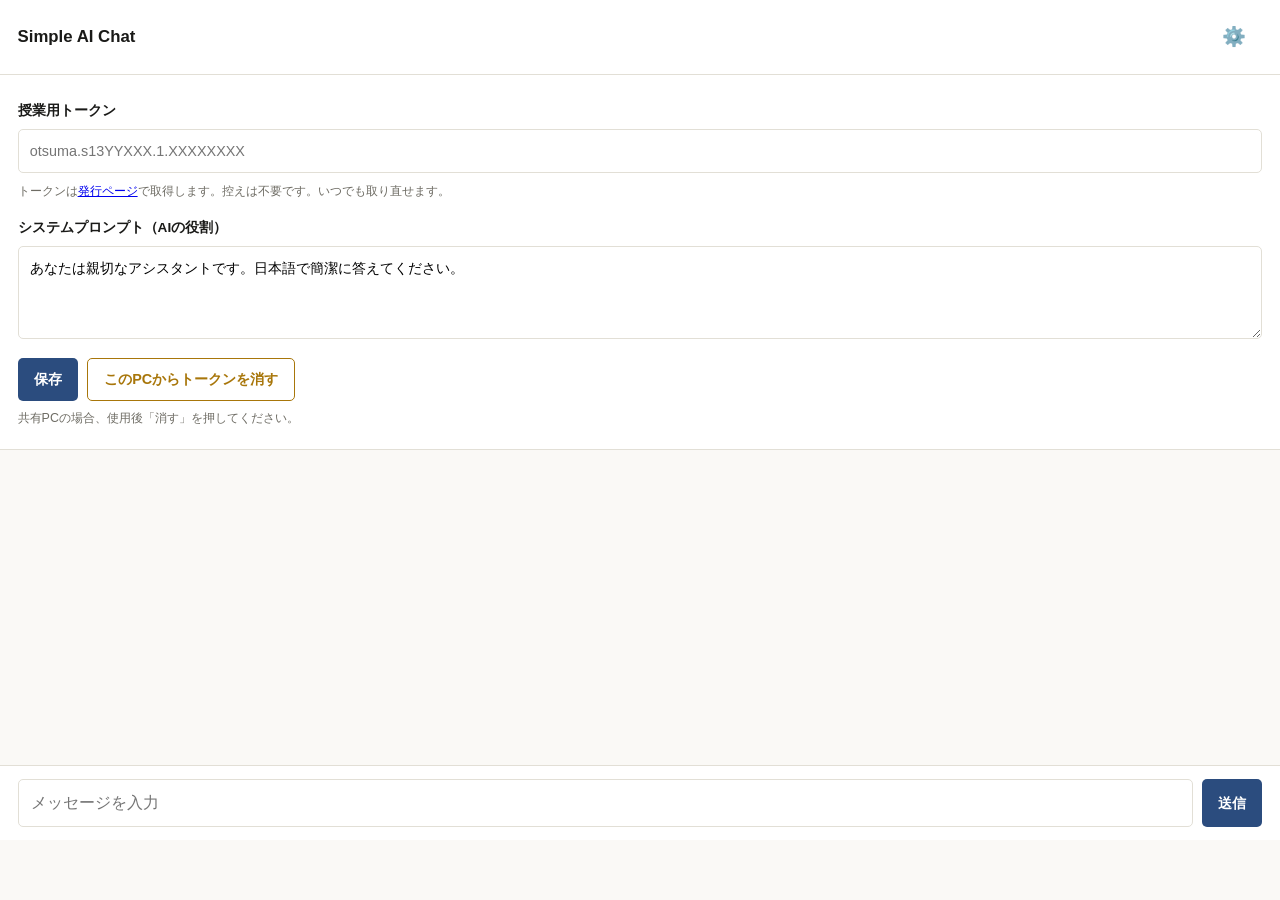
<file: samples/ai-chat/index.html>
<!DOCTYPE html>
<html lang="ja">
  <head>
    <meta charset="UTF-8" />
    <meta name="viewport" content="width=device-width, initial-scale=1.0" />
    <title>Simple AI Chat</title>
    <link rel="stylesheet" href="style.css" />
  </head>
  <body>
    <header>
      <h1>Simple AI Chat</h1>
      <button id="settingsBtn" title="設定">⚙️</button>
    </header>

    <!-- 設定画面（歯車で開閉する） -->
    <section id="settings" class="hidden">
      <label for="token">授業用トークン</label>
      <input
        type="password"
        id="token"
        placeholder="otsuma.s13YYXXX.1.XXXXXXXX"
        autocomplete="off"
      />
      <p class="hint">
        トークンは<a
          href="https://otsuma-llm-gateway-umber.vercel.app"
          target="_blank"
          >発行ページ</a
        >で取得します。控えは不要です。いつでも取り直せます。
      </p>

      <label for="systemPrompt">システムプロンプト（AIの役割）</label>
      <textarea id="systemPrompt" rows="3">
あなたは親切なアシスタントです。日本語で簡潔に答えてください。</textarea
      >

      <div class="row">
        <button id="saveBtn">保存</button>
        <button id="forgetBtn" class="danger">このPCからトークンを消す</button>
      </div>
      <p class="hint">共有PCの場合、使用後「消す」を押してください。</p>
    </section>

    <main>
      <div id="messages"></div>
      <div id="thinking" class="hidden">考え中です…</div>
    </main>

    <footer>
      <input id="messageInput" placeholder="メッセージを入力" />
      <button id="sendBtn">送信</button>
    </footer>

    <script>
      "use strict";

      // 授業用サーバ（プロキシ）のエンドポイント
      //   本来の宛先: https://api.openai.com/v1/chat/completions
      //   OpenAIのAPIキーはサーバ側で付与される。ここには書かない
      const CHAT_API = "https://otsuma-llm-gateway-umber.vercel.app/api/chat";
      const MODEL = "gpt-6-luna";

      // ---- 画面の部品をまとめて取得 ----
      const settingsEl = document.querySelector("#settings");
      const tokenEl = document.querySelector("#token");
      const systemPromptEl = document.querySelector("#systemPrompt");
      const messagesEl = document.querySelector("#messages");
      const thinkingEl = document.querySelector("#thinking");
      const inputEl = document.querySelector("#messageInput");
      const sendBtn = document.querySelector("#sendBtn");

      // ---- 会話履歴（第３回からおなじみの「オブジェクトの配列」） ----
      let history = [];

      // ---- 設定の保存と読み出し（第４回のローカルストレージ） ----
      function saveSettings() {
        const settings = {
          token: tokenEl.value.trim(),
          systemPrompt: systemPromptEl.value,
        };
        localStorage.setItem("aiChat", JSON.stringify(settings));
      }

      function loadSettings() {
        const saved = JSON.parse(localStorage.getItem("aiChat") ?? "{}");
        tokenEl.value = saved.token ?? "";
        if (saved.systemPrompt) systemPromptEl.value = saved.systemPrompt;
      }

      document.querySelector("#settingsBtn").addEventListener("click", () => {
        settingsEl.classList.toggle("hidden");
        console.log("clicked settings");
      });

      document.querySelector("#saveBtn").addEventListener("click", () => {
        saveSettings();
        settingsEl.classList.add("hidden");
      });

      document.querySelector("#forgetBtn").addEventListener("click", () => {
        localStorage.removeItem("aiChat");
        tokenEl.value = "";
        addMessage("system", "このPCからトークンを消しました。");
      });

      // ---- 画面にメッセージを1件追加する ----
      function addMessage(role, text) {
        const div = document.createElement("div");
        div.className = "msg " + role;
        div.textContent = text;
        messagesEl.appendChild(div);
        messagesEl.scrollTop = messagesEl.scrollHeight;
      }

      // ---- AIに送る ----
      async function askAI(messages) {
        const response = await fetch(CHAT_API, {
          method: "POST",
          headers: {
            "Content-Type": "application/json",
            Authorization: "Bearer " + tokenEl.value.trim(),
          },
          body: JSON.stringify({
            model: MODEL,
            messages: messages,
          }),
        });

        const data = await response.json();

        if (!response.ok) {
          throw new Error(data.error ?? "AIの呼び出しに失敗しました");
        }
        return data.choices[0].message.content;
      }

      // ---- 送信ボタン ----
      async function sendMessage() {
        const text = inputEl.value.trim();
        if (text === "") return;

        if (tokenEl.value.trim() === "") {
          addMessage("system", "設定画面（⚙️）でトークンを入力してください。");
          settingsEl.classList.remove("hidden");
          return;
        }

        addMessage("user", text);
        history.push({ role: "user", content: text });
        inputEl.value = "";

        // 待っている間、状況を見せる＋連打を防ぐ
        sendBtn.disabled = true;
        thinkingEl.classList.remove("hidden");

        try {
          // システムプロンプトを先頭に置き、履歴は直近10件だけ送る
          const messages = [
            { role: "system", content: systemPromptEl.value },
            ...history.slice(-10),
          ];

          const answer = await askAI(messages);
          addMessage("assistant", answer);
          history.push({ role: "assistant", content: answer });
        } catch (error) {
          addMessage("system", "エラー：" + error.message);
          console.error(error);
        } finally {
          // 成功しても失敗しても、必ず元に戻す
          sendBtn.disabled = false;
          thinkingEl.classList.add("hidden");
        }
      }

      sendBtn.addEventListener("click", sendMessage);
      inputEl.addEventListener("keydown", (e) => {
        // Enter Keyによる送信を行いたい場合は、以下の行を有効化する
        // if (e.key === "Enter") sendMessage();
      });

      loadSettings();
      if (tokenEl.value === "") settingsEl.classList.remove("hidden");
    </script>
  </body>
</html>
</file>
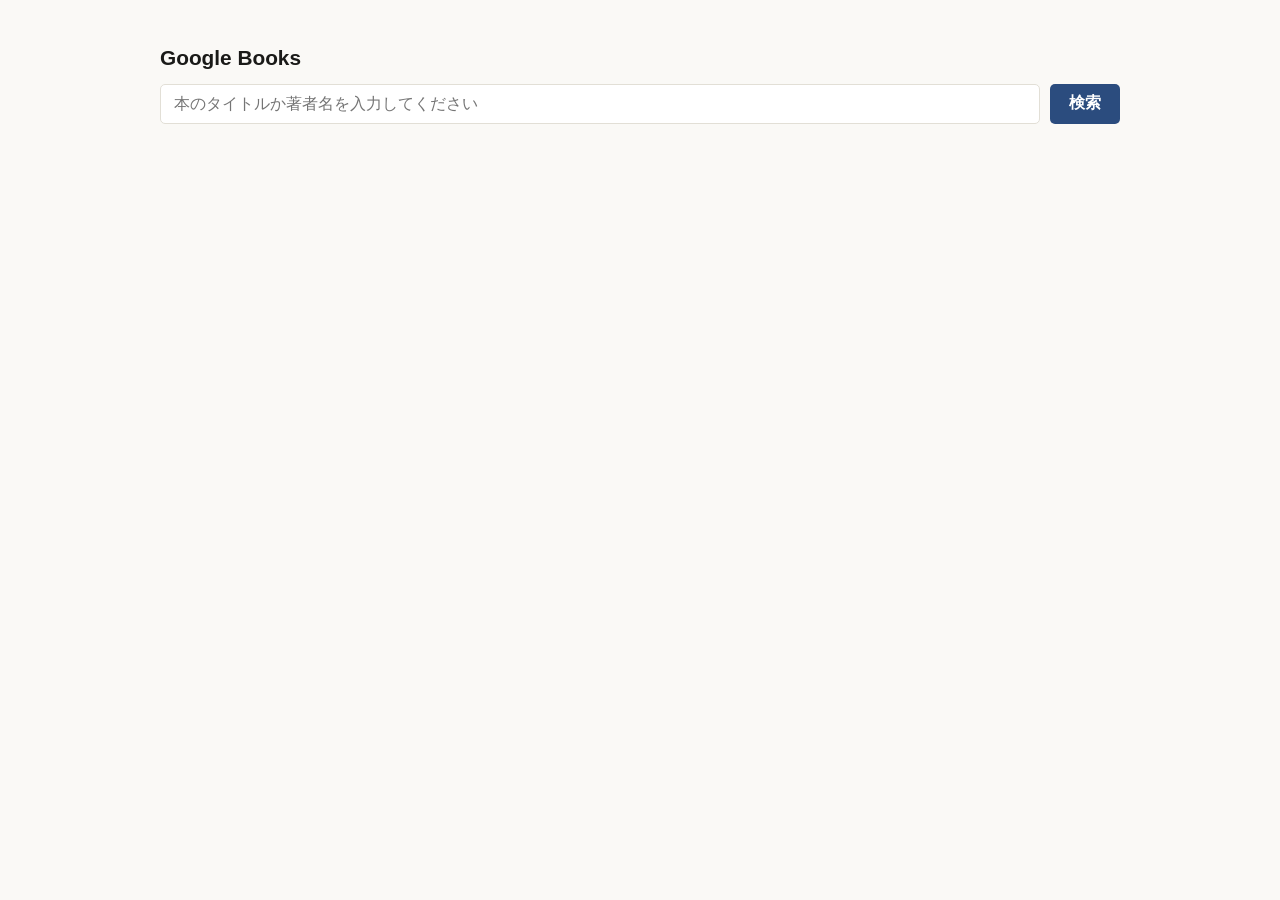
<file: samples/books/index.html>
<!DOCTYPE html>
<html lang="ja">
  <head>
    <meta charset="UTF-8" />
    <meta name="viewport" content="width=device-width, initial-scale=1.0" />
    <title>Book Search App</title>
    <link rel="stylesheet" href="style.css" />
  </head>
  <body>
    <div class="container">
      <h1>Google Books</h1>
      <div class="searchbar">
        <input
          type="text"
          id="searchInput"
          placeholder="本のタイトルか著者名を入力してください"
        />
        <button id="searchButton">検索</button>
      </div>
      <div id="results"></div>
    </div>
    <script src="script.js"></script>
  </body>
</html>
</file>
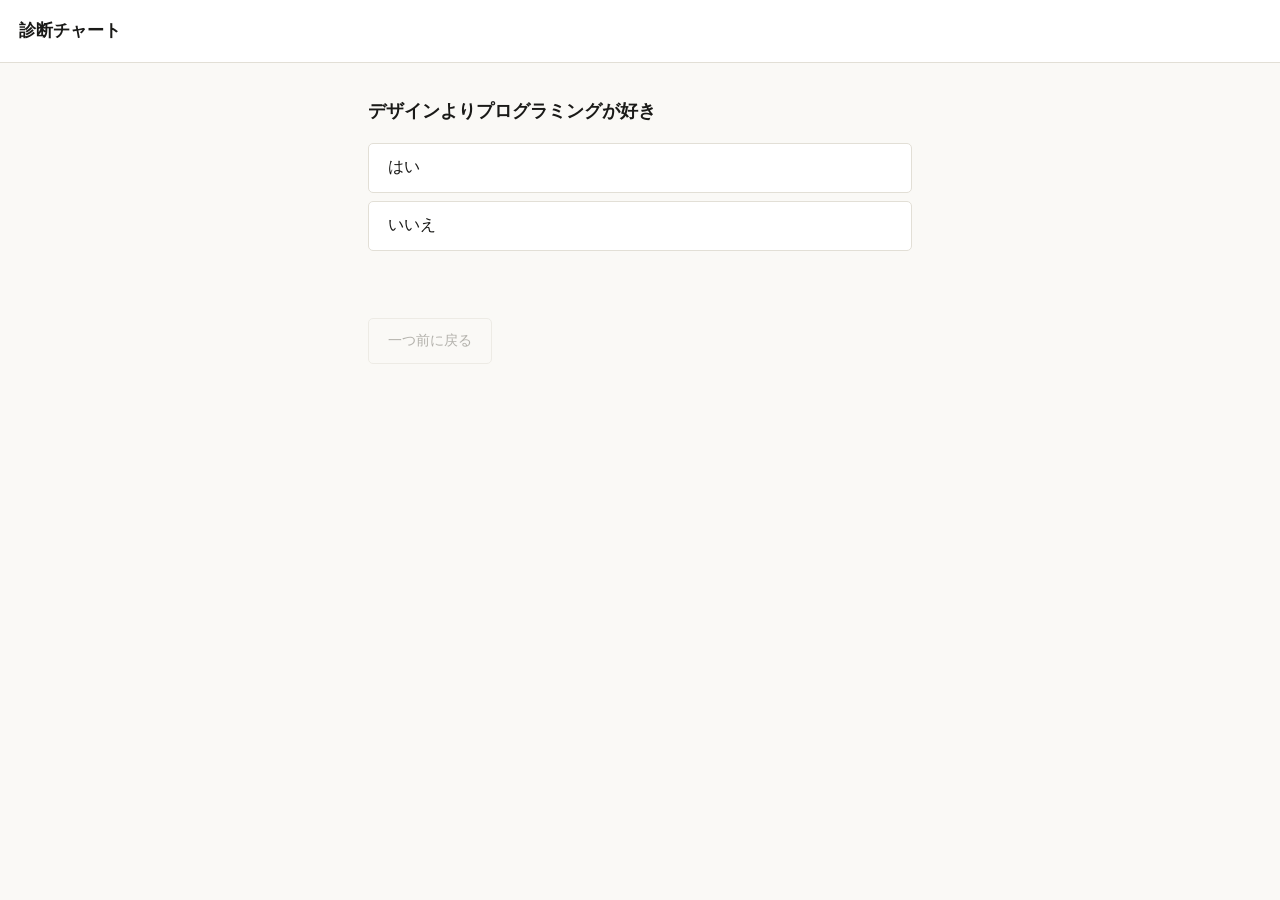
<file: samples/chart/index.html>
<!DOCTYPE html>
<html lang="ja">
  <head>
    <meta charset="utf-8" />
    <meta name="viewport" content="width=device-width, initial-scale=1.0" />
    <title>診断チャート</title>
    <link rel="stylesheet" href="styles.css" />
  </head>
  <body>
    <header>
      <h1>診断チャート</h1>
    </header>
    <main>
      <h2 id="question"></h2>
      <div id="choices"></div>
      <div id="result"></div>
      <button id="back">一つ前に戻る</button>
    </main>
    <script src="script.js" defer></script>
  </body>
</html>
</file>
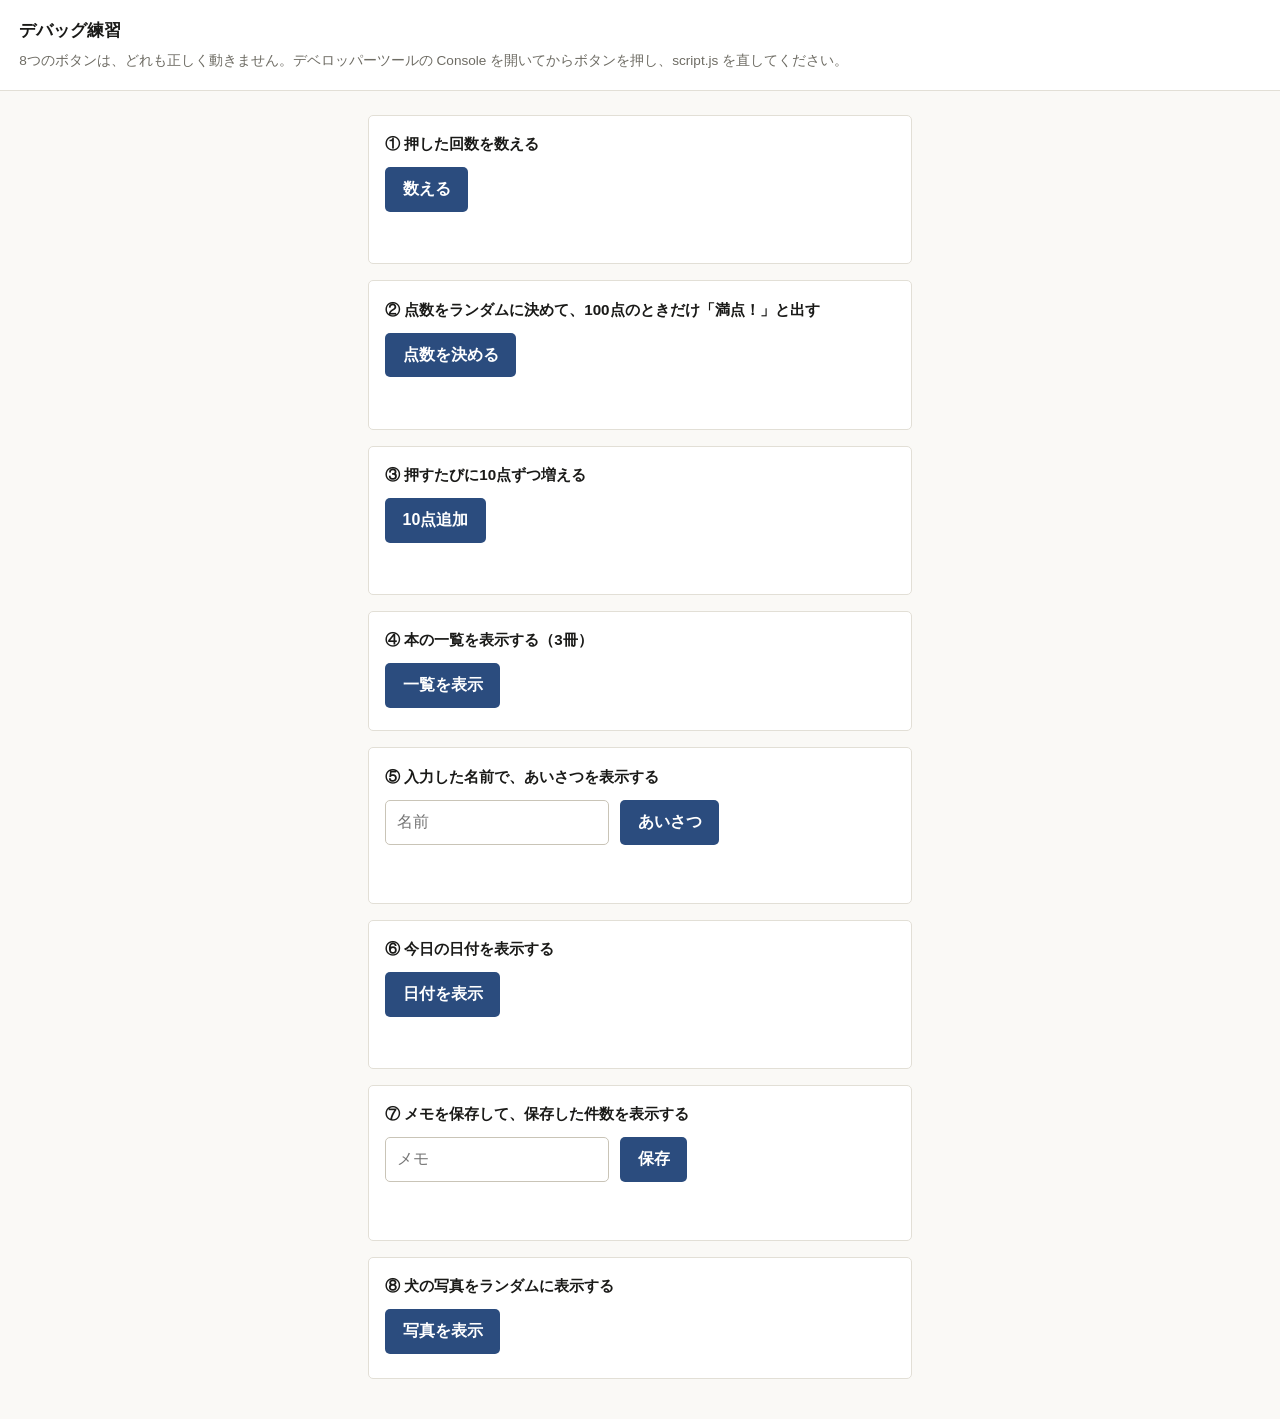
<file: samples/debug/index.html>
<!DOCTYPE html>
<html lang="ja">
  <head>
    <meta charset="utf-8" />
    <meta name="viewport" content="width=device-width, initial-scale=1.0" />
    <title>デバッグ練習</title>
    <link rel="stylesheet" href="styles.css" />
  </head>
  <body>
    <header>
      <h1>デバッグ練習</h1>
      <p>8つのボタンは、どれも正しく動きません。デベロッパーツールの Console を開いてからボタンを押し、script.js を直してください。</p>
    </header>
    <main>
      <section>
        <h2>① 押した回数を数える</h2>
        <button id="btn1">数える</button>
        <p id="out1"></p>
      </section>
      <section>
        <h2>② 点数をランダムに決めて、100点のときだけ「満点！」と出す</h2>
        <button id="btn2">点数を決める</button>
        <p id="out2"></p>
      </section>
      <section>
        <h2>③ 押すたびに10点ずつ増える</h2>
        <button id="btn3">10点追加</button>
        <p id="out3"></p>
      </section>
      <section>
        <h2>④ 本の一覧を表示する（3冊）</h2>
        <button id="btn4">一覧を表示</button>
        <ul id="out4"></ul>
      </section>
      <section>
        <h2>⑤ 入力した名前で、あいさつを表示する</h2>
        <input id="name" type="text" placeholder="名前" />
        <button id="btn5">あいさつ</button>
        <p id="out5"></p>
      </section>
      <section>
        <h2>⑥ 今日の日付を表示する</h2>
        <button id="btn6">日付を表示</button>
        <p id="out6"></p>
      </section>
      <section>
        <h2>⑦ メモを保存して、保存した件数を表示する</h2>
        <input id="memo" type="text" placeholder="メモ" />
        <button id="btn7">保存</button>
        <p id="out7"></p>
      </section>
      <section>
        <h2>⑧ 犬の写真をランダムに表示する</h2>
        <button id="btn8">写真を表示</button>
        <img id="out8" alt="" />
      </section>
    </main>
    <script src="script.js" defer></script>
  </body>
</html>
</file>
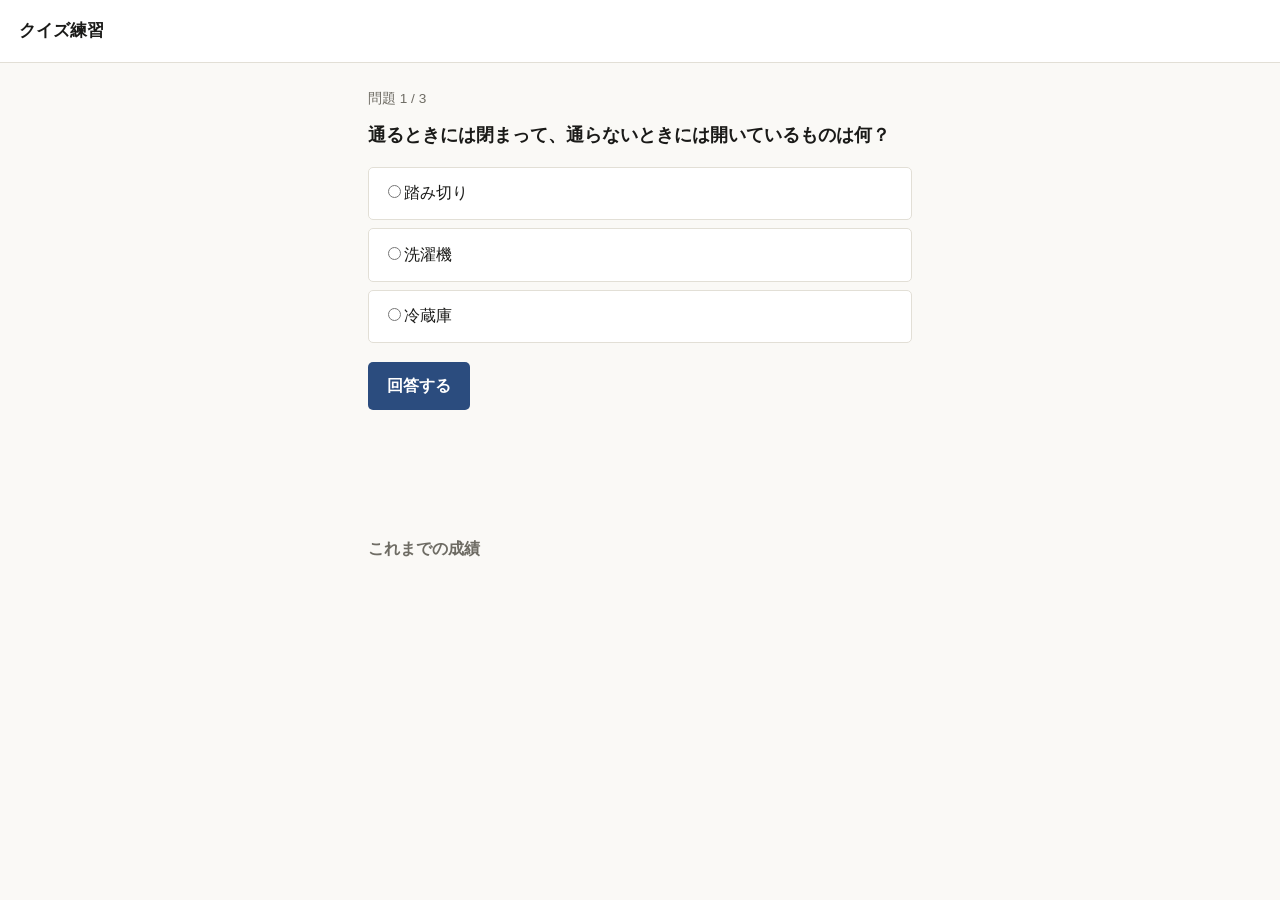
<file: samples/quiz/index.html>
<!DOCTYPE html>
<html lang="ja">
  <head>
    <meta charset="UTF-8" />
    <meta name="viewport" content="width=device-width, initial-scale=1.0" />
    <title>クイズサイト</title>
    <link rel="stylesheet" href="styles.css" />
  </head>
  <body>
    <header>
      <h1>クイズ練習</h1>
    </header>
    <main>
      <p id="progress"></p>
      <div id="questions">ここに問題が出題されます</div>
      <div id="choices"></div>
      <div><button id="next">回答する</button></div>
      <p id="answer"></p>
    </main>
    <footer>
      <ul id="history"></ul>
    </footer>
    <script src="quiz00.js" defer></script>
  </body>
</html>
</file>
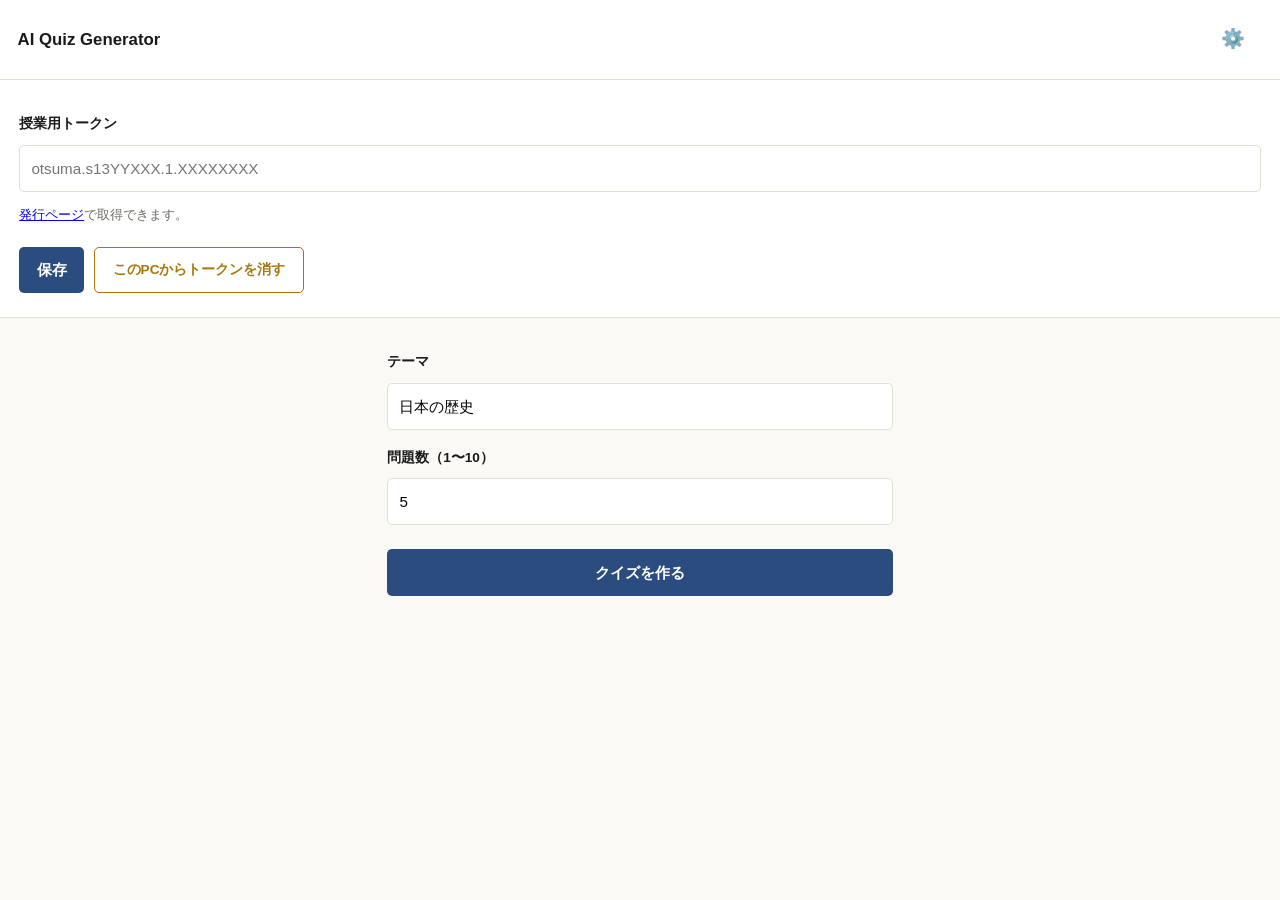
<file: samples/ai-chat/quiz.html>
<!DOCTYPE html>
<html lang="ja">
  <head>
    <meta charset="UTF-8" />
    <meta name="viewport" content="width=device-width, initial-scale=1.0" />
    <title>AI Quiz Generator</title>
    <link rel="stylesheet" href="quiz.css" />
  </head>
  <body>
    <header>
      <h1>AI Quiz Generator</h1>
      <button id="settingsBtn" title="設定">⚙️</button>
    </header>

    <!-- 設定画面 -->
    <section id="settings" class="hidden">
      <label for="token">授業用トークン</label>
      <input type="password" id="token" placeholder="otsuma.s13YYXXX.1.XXXXXXXX" autocomplete="off" />
      <p class="hint">
        <a href="https://otsuma-llm-gateway-umber.vercel.app" target="_blank">発行ページ</a>で取得できます。
      </p>
      <div class="row">
        <button id="saveBtn">保存</button>
        <button id="forgetBtn" class="danger">このPCからトークンを消す</button>
      </div>
    </section>

    <!-- ① クイズの設定 -->
    <section id="setup">
      <label for="theme">テーマ</label>
      <input id="theme" value="日本の歴史" />

      <label for="count">問題数（1〜10）</label>
      <input id="count" type="number" value="5" min="1" max="10" />

      <button id="generateBtn">クイズを作る</button>
      <p id="setupMsg" class="hint"></p>
    </section>

    <!-- ② クイズの実行 -->
    <section id="play" class="hidden">
      <p id="progress"></p>
      <h2 id="question"></h2>
      <div id="choices"></div>
      <p id="feedback"></p>
      <button id="nextBtn" class="hidden">次へ</button>
    </section>

    <!-- ③ 結果 -->
    <section id="result" class="hidden">
      <h2>おつかれさまでした</h2>
      <p id="score"></p>
      <button id="retryBtn">もう一度つくる</button>
    </section>

    <script>
      "use strict";

      // 授業用サーバ（プロキシ）のエンドポイント
      //   本来の宛先: https://api.openai.com/v1/chat/completions
      const CHAT_API = "https://otsuma-llm-gateway-umber.vercel.app/api/chat";
      const MODEL = "gpt-6-luna";

      // ---- 画面の部品をまとめて取得 ----
      const settingsEl = document.querySelector("#settings");
      const tokenEl = document.querySelector("#token");
      const setupEl = document.querySelector("#setup");
      const themeEl = document.querySelector("#theme");
      const countEl = document.querySelector("#count");
      const generateBtn = document.querySelector("#generateBtn");
      const setupMsgEl = document.querySelector("#setupMsg");
      const playEl = document.querySelector("#play");
      const progressEl = document.querySelector("#progress");
      const questionEl = document.querySelector("#question");
      const choicesEl = document.querySelector("#choices");
      const feedbackEl = document.querySelector("#feedback");
      const nextBtn = document.querySelector("#nextBtn");
      const resultEl = document.querySelector("#result");
      const scoreEl = document.querySelector("#score");

      // ---- クイズのデータ。第４回で手で書いたものと同じ形 ----
      //   [{ question: "...", choices: ["A","B","C"], answer: 0 }, ...]
      let quizData = [];
      let count = 0;   // 今何問目か（0から数える）
      let score = 0;   // 正解数

      // ---- 設定（第４回のローカルストレージ） ----
      function saveSettings() {
        localStorage.setItem("quizToken", tokenEl.value.trim());
      }

      function loadSettings() {
        tokenEl.value = localStorage.getItem("quizToken") ?? "";
      }

      document.querySelector("#settingsBtn").addEventListener("click", () => {
        settingsEl.classList.toggle("hidden");
      });

      document.querySelector("#saveBtn").addEventListener("click", () => {
        saveSettings();
        settingsEl.classList.add("hidden");
      });

      document.querySelector("#forgetBtn").addEventListener("click", () => {
        localStorage.removeItem("quizToken");
        tokenEl.value = "";
      });

      // ---- ① AIに問題を作らせる ----
      async function askAI(messages) {
        const response = await fetch(CHAT_API, {
          method: "POST",
          headers: {
            "Content-Type": "application/json",
            Authorization: "Bearer " + tokenEl.value.trim(),
          },
          body: JSON.stringify({
            model: MODEL,
            messages: messages,
          }),
        });

        const data = await response.json();

        if (!response.ok) {
          throw new Error(data.error ?? "AIの呼び出しに失敗しました");
        }
        return data.choices[0].message.content;
      }

      async function generateQuiz() {
        if (tokenEl.value.trim() === "") {
          setupMsgEl.textContent = "設定画面（⚙️）でトークンを入力してください。";
          settingsEl.classList.remove("hidden");
          return;
        }

        const theme = themeEl.value.trim();
        const n = Number(countEl.value);

        // AIに「決められた形のJSONだけ」を返させる。具体例を必ず示すこと
        const systemPrompt = `あなたは${theme}に関するクイズを作成するAIです。
${n}問のクイズを作成してください。

必ず以下の形式のJSON配列だけを返してください。説明文は不要です。

[
  {
    "question": "問題文",
    "choices": ["選択肢1", "選択肢2", "選択肢3"],
    "answer": 0
  }
]

条件：
- choices は必ず3つ
- answer は正解の選択肢のインデックス（0, 1, 2 のいずれか）
- answer は0から数える（最初の選択肢が正解なら 0）`;

        generateBtn.disabled = true;
        setupMsgEl.textContent = "AIが問題を作っています…";

        try {
          const messages = [
            { role: "system", content: systemPrompt },
            { role: "user", content: `${theme} のクイズを${n}問つくってください` },
          ];
          const responseText = await askAI(messages);

          // AIは必ず指示に従うとは限らない。パースの失敗に必ず備える
          let parsed;
          try {
            parsed = JSON.parse(responseText);
          } catch (e) {
            console.error("JSONとして読めませんでした:", responseText);
            throw new Error("問題の形式が正しくありませんでした。もう一度お試しください。");
          }

          quizData = parsed;
          const isValidQuiz =
            Array.isArray(quizData) &&
            quizData.length > 0 &&
            quizData.every(
              (quiz) =>
                typeof quiz.question === "string" &&
                Array.isArray(quiz.choices) &&
                quiz.choices.length === 3 &&
                quiz.choices.every((choice) => typeof choice === "string") &&
                Number.isInteger(quiz.answer) &&
                quiz.answer >= 0 &&
                quiz.answer < quiz.choices.length,
            );

          if (!isValidQuiz) {
            throw new Error("問題を取り出せませんでした。もう一度お試しください。");
          }

          startQuiz();
        } catch (error) {
          setupMsgEl.textContent = "エラー：" + error.message;
          console.error(error);
        } finally {
          generateBtn.disabled = false;
        }
      }

      generateBtn.addEventListener("click", generateQuiz);

      // ---- ② クイズを実行する（第４回のコードとほぼ同じ） ----
      function startQuiz() {
        count = 0;
        score = 0;
        setupEl.classList.add("hidden");
        resultEl.classList.add("hidden");
        playEl.classList.remove("hidden");
        setupMsgEl.textContent = "";
        showQuestion();
      }

      function showQuestion() {
        const quiz = quizData[count];

        progressEl.textContent = `問題 ${count + 1} / ${quizData.length}`;
        questionEl.textContent = quiz.question;
        feedbackEl.textContent = "";
        nextBtn.classList.add("hidden");

        // 選択肢の数はデータが決める
        choicesEl.replaceChildren();
        quiz.choices.forEach((text, index) => {
          const button = document.createElement("button");
          button.className = "choice";
          button.textContent = text;
          button.addEventListener("click", () => selectAnswer(index));
          choicesEl.appendChild(button);
        });
      }

      function selectAnswer(picked) {
        const quiz = quizData[count];
        document.querySelectorAll(".choice").forEach((b) => (b.disabled = true));

        if (picked === quiz.answer) {          // どちらも数値。=== で比べられる
          feedbackEl.textContent = "正解！";
          score++;
        } else {
          feedbackEl.textContent = `不正解。正解は「${quiz.choices[quiz.answer]}」でした`;
        }
        nextBtn.classList.remove("hidden");
      }

      nextBtn.addEventListener("click", () => {
        count++;
        if (count < quizData.length) {
          showQuestion();
        } else {
          showResult();
        }
      });

      // ---- ③ 結果 ----
      function showResult() {
        playEl.classList.add("hidden");
        resultEl.classList.remove("hidden");
        const rate = Math.round((score / quizData.length) * 100);
        scoreEl.textContent = `${quizData.length}問中 ${score}問正解（正答率 ${rate}%）`;
      }

      document.querySelector("#retryBtn").addEventListener("click", () => {
        resultEl.classList.add("hidden");
        setupEl.classList.remove("hidden");
      });

      loadSettings();
      if (tokenEl.value === "") settingsEl.classList.remove("hidden");
    </script>
  </body>
</html>
</file>
<file: samples/ai-chat/style.css>
:root {
    --bg: #faf9f6;
    --panel: #fff;
    --ink: #1a1a18;
    --soft: #6e6c64;
    --line: #e2dfd6;
    --accent: #2b4c7e;
    --mark: #a8760a;
  }
  
  * { box-sizing: border-box; }
  
  body {
    margin: 0;
    height: 100vh;
    display: flex;
    flex-direction: column;
    background: var(--bg);
    color: var(--ink);
    font-family: "Hiragino Kaku Gothic ProN", "Yu Gothic", sans-serif;
    line-height: 1.7;
    padding-bottom: 60px;
  }
  
  header {
    display: flex;
    align-items: center;
    justify-content: space-between;
    padding: .8rem 1.1rem;
    border-bottom: 1px solid var(--line);
    background: var(--panel);
  }
  
  header h1 { font-size: 1.05rem; margin: 0; }
  
  #settingsBtn {
    font-size: 1.2rem;
    background: none;
    border: none;
    cursor: pointer;
  }
  
  /* ---- 設定画面 ---- */
  #settings {
    background: var(--panel);
    border-bottom: 1px solid var(--line);
    padding: 1rem 1.1rem 1.2rem;
    display: flex;
    flex-direction: column;
    gap: .4rem;
  }
  
  #settings label { font-size: .85rem; font-weight: 700; margin-top: .5rem; }
  
  #settings input,
  #settings textarea {
    font: inherit;
    font-size: .9rem;
    padding: .55rem .7rem;
    border: 1px solid var(--line);
    border-radius: 5px;
    width: 100%;
  }
  
  .hint { font-size: .78rem; color: var(--soft); margin: .1rem 0 0; }
  .row { display: flex; gap: .6rem; margin-top: .8rem; flex-wrap: wrap; }
  
  button {
    font: inherit;
    font-size: .9rem;
    font-weight: 700;
    padding: .5rem 1rem;
    border: none;
    border-radius: 5px;
    background: var(--accent);
    color: #fff;
    cursor: pointer;
  }
  
  button:disabled { opacity: .5; cursor: default; }
  button.danger { background: transparent; color: var(--mark); border: 1px solid var(--mark); }
  
  /* ---- 会話 ---- */
  main { flex: 1; overflow-y: auto; padding: 1rem; }
  #messages { max-width: 42rem; margin: 0 auto; display: flex; flex-direction: column; gap: .7rem; }
  
  .msg {
    padding: .7rem .95rem;
    border-radius: 10px;
    max-width: 80%;
    white-space: pre-wrap;
    font-size: .95rem;
  }
  
  .msg.user      { background: var(--accent); color: #fff; align-self: flex-end; }
  .msg.assistant { background: var(--panel); border: 1px solid var(--line); align-self: flex-start; }
  .msg.system    { background: #faf1dc; color: var(--mark); align-self: center; font-size: .85rem; }
  
  #thinking { text-align: center; color: var(--soft); font-size: .88rem; padding: .8rem; }
  
  /* ---- 入力欄 ---- */
  footer {
    display: flex;
    gap: .6rem;
    padding: .8rem 1.1rem;
    border-top: 1px solid var(--line);
    background: var(--panel);
  }
  
  #messageInput {
    flex: 1;
    font: inherit;
    padding: .6rem .8rem;
    border: 1px solid var(--line);
    border-radius: 5px;
  }
  
  .hidden { display: none; }
  #settings.hidden {
    display: none;
  }
</file>
<file: samples/books/style.css>
body { font-family: "Hiragino Kaku Gothic ProN","Yu Gothic",sans-serif; background:#faf9f6; color:#1a1a18; margin:0; padding:2rem 1rem; }
.container { max-width: 60rem; margin: 0 auto; }
h1 { font-size:1.3rem; }
.searchbar { display:flex; gap:.6rem; margin-bottom:1.5rem; }
#searchInput { flex:1; font:inherit; padding:.6rem .8rem; border:1px solid #e2dfd6; border-radius:5px; }
button { font:inherit; font-weight:700; padding:.6rem 1.2rem; border:none; border-radius:5px; background:#2b4c7e; color:#fff; cursor:pointer; }
button:disabled { opacity:.5; }
#results { display:grid; grid-template-columns:repeat(auto-fill,minmax(150px,1fr)); gap:1.2rem; }
.card { background:#fff; border:1px solid #e2dfd6; border-radius:6px; padding:.8rem; text-align:center; }
.card img { max-width:100%; height:auto; }
.card h3 { font-size:.9rem; margin:.6rem 0 .3rem; }
.card p { font-size:.8rem; color:#6e6c64; margin:0; }
.error { color:#b3261e; }
</file>
<file: samples/chart/styles.css>
body { font-family:"Hiragino Kaku Gothic ProN","Yu Gothic",sans-serif; background:#faf9f6; color:#1a1a18; margin:0; line-height:1.8; }
header { padding:1rem 1.2rem; border-bottom:1px solid #e2dfd6; background:#fff; }
header h1 { font-size:1.05rem; margin:0; }
main, footer { max-width:34rem; margin:0 auto; padding:1.5rem 1.2rem; }
#progress { font-size:.85rem; color:#6e6c64; margin:0; }
#questions { font-size:1.15rem; font-weight:700; margin:.4rem 0 1rem; }
#choices { display:flex; flex-direction:column; gap:.5rem; margin-bottom:1.2rem; }
#choices label { background:#fff; border:1px solid #e2dfd6; border-radius:5px; padding:.7rem .9rem; cursor:pointer; display:block; }
button { font:inherit; font-weight:700; padding:.6rem 1.2rem; border:none; border-radius:5px; background:#2b4c7e; color:#fff; cursor:pointer; }
button:disabled { opacity:.5; }
#answer { font-weight:700; min-height:1.8rem; }
#history { list-style:none; padding:0; font-size:.85rem; color:#6e6c64; }
#question { font-size:1.15rem; margin:.4rem 0 1rem; }
#choices { display:flex; flex-direction:column; gap:.5rem; margin-bottom:1.2rem; }
#choices button { background:#fff; color:#1a1a18; border:1px solid #e2dfd6; font-weight:400; text-align:left; }
#result { font-size:1.05rem; font-weight:700; min-height:2rem; margin-bottom:1rem; }
#back { background:transparent; color:#6e6c64; border:1px solid #e2dfd6; font-weight:400; font-size:.85rem; }
</file>
<file: samples/debug/styles.css>
body { font-family:"Hiragino Kaku Gothic ProN","Yu Gothic",sans-serif; background:#faf9f6; color:#1a1a18; margin:0; line-height:1.8; }
header { padding:1rem 1.2rem; border-bottom:1px solid #e2dfd6; background:#fff; }
header h1 { font-size:1.05rem; margin:0; }
header p { font-size:.85rem; color:#6e6c64; margin:.2rem 0 0; }
main { max-width:34rem; margin:0 auto; padding:1.5rem 1.2rem; }
section { background:#fff; border:1px solid #e2dfd6; border-radius:5px; padding:.9rem 1rem; margin-bottom:1rem; }
section h2 { font-size:.95rem; margin:0 0 .6rem; }
input { font:inherit; padding:.45rem .7rem; border:1px solid #c9c4b7; border-radius:5px; margin:0 .4rem .4rem 0; }
button { font:inherit; font-weight:700; padding:.5rem 1.1rem; border:none; border-radius:5px; background:#2b4c7e; color:#fff; cursor:pointer; }
section p { font-weight:700; min-height:1.8rem; margin:.5rem 0 0; }
section ul { margin:.5rem 0 0; }
section img { display:block; max-width:100%; margin-top:.6rem; border-radius:5px; }
</file>
<file: samples/quiz/styles.css>
body { font-family:"Hiragino Kaku Gothic ProN","Yu Gothic",sans-serif; background:#faf9f6; color:#1a1a18; margin:0; line-height:1.8; }
header { padding:1rem 1.2rem; border-bottom:1px solid #e2dfd6; background:#fff; }
header h1 { font-size:1.05rem; margin:0; }
main, footer { max-width:34rem; margin:0 auto; padding:1.5rem 1.2rem; }
#progress { font-size:.85rem; color:#6e6c64; margin:0; }
#questions { font-size:1.15rem; font-weight:700; margin:.4rem 0 1rem; }
#choices { display:flex; flex-direction:column; gap:.5rem; margin-bottom:1.2rem; }
#choices label { background:#fff; border:1px solid #e2dfd6; border-radius:5px; padding:.7rem .9rem; cursor:pointer; display:block; }
button { font:inherit; font-weight:700; padding:.6rem 1.2rem; border:none; border-radius:5px; background:#2b4c7e; color:#fff; cursor:pointer; }
button:disabled { opacity:.5; }
#answer { font-weight:700; min-height:1.8rem; }
#history { list-style:none; padding:0; font-size:.85rem; color:#6e6c64; }
</file>
<file: samples/ai-chat/quiz.css>
:root {
  --bg: #faf9f6; --panel: #fff; --ink: #1a1a18; --soft: #6e6c64;
  --line: #e2dfd6; --accent: #2b4c7e; --mark: #a8760a;
}
* { box-sizing: border-box; }
body {
  margin: 0; background: var(--bg); color: var(--ink); line-height: 1.8;
  font-family: "Hiragino Kaku Gothic ProN", "Yu Gothic", sans-serif;
}
header {
  display: flex; align-items: center; justify-content: space-between;
  padding: .8rem 1.1rem; border-bottom: 1px solid var(--line); background: var(--panel);
}
header h1 { font-size: 1.05rem; margin: 0; }
#settingsBtn { font-size: 1.2rem; background: none; border: none; cursor: pointer; }

section { max-width: 34rem; margin: 0 auto; padding: 1.5rem 1.2rem; display: flex; flex-direction: column; gap: .5rem; }
#settings { background: var(--panel); border-bottom: 1px solid var(--line); max-width: none; }

label { font-size: .85rem; font-weight: 700; margin-top: .5rem; }
input {
  font: inherit; font-size: .95rem; padding: .55rem .7rem;
  border: 1px solid var(--line); border-radius: 5px; width: 100%;
}
.hint { font-size: .8rem; color: var(--soft); margin: .2rem 0 0; }
.row { display: flex; gap: .6rem; margin-top: .8rem; flex-wrap: wrap; }

button {
  font: inherit; font-size: .95rem; font-weight: 700; padding: .6rem 1.1rem;
  border: none; border-radius: 5px; background: var(--accent); color: #fff; cursor: pointer;
}
button:disabled { opacity: .5; cursor: default; }
button.danger { background: transparent; color: var(--mark); border: 1px solid var(--mark); font-size: .85rem; }
#generateBtn { margin-top: 1rem; }

#progress { font-size: .85rem; color: var(--soft); margin: 0; }
#question { font-size: 1.2rem; line-height: 1.6; margin: .3rem 0 1rem; }

#choices { display: flex; flex-direction: column; gap: .6rem; }
.choice {
  background: var(--panel); color: var(--ink); border: 1px solid var(--line);
  text-align: left; font-weight: 400; padding: .8rem 1rem;
}
.choice:hover:not(:disabled) { border-color: var(--accent); }

#feedback { font-weight: 700; min-height: 1.8rem; margin: .8rem 0 0; }
#score { font-size: 1.1rem; font-weight: 700; }
.hidden { display: none; }
#settings.hidden {
  display: none;
}
</file>
